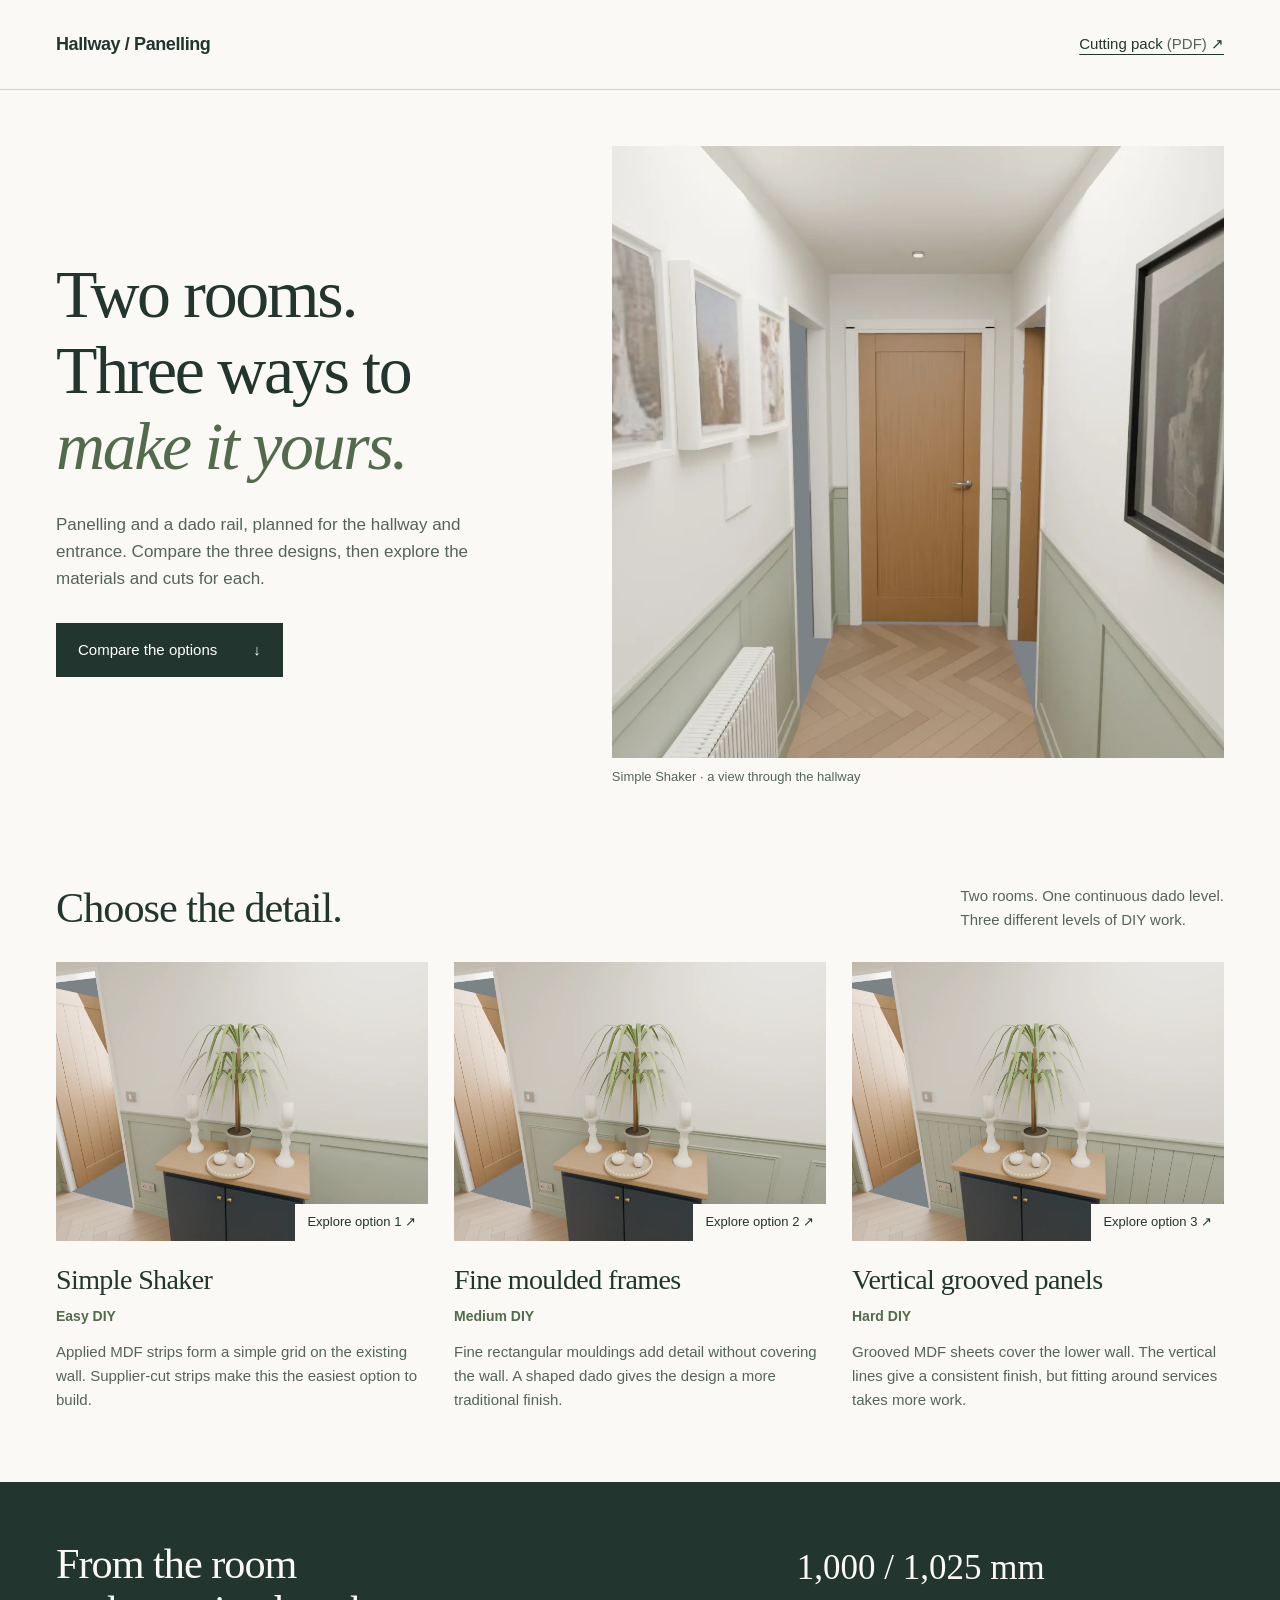
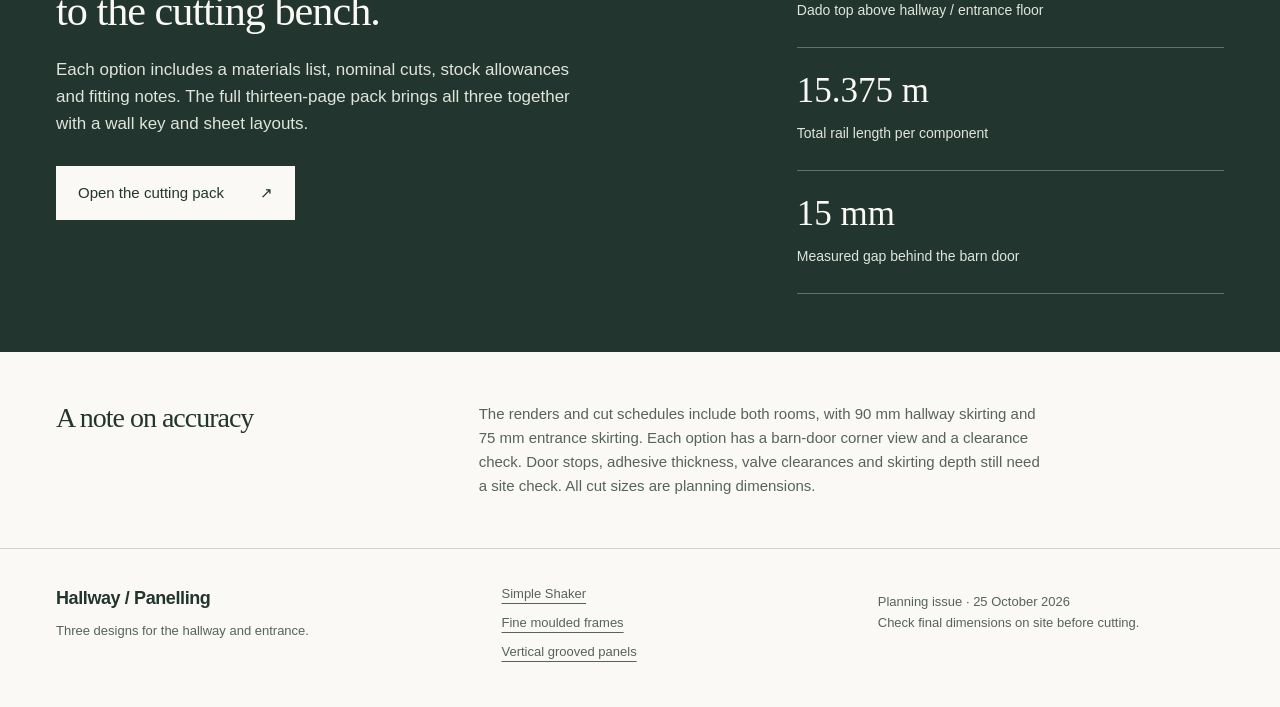
<file: index.html>
<!doctype html>
<html lang="en-GB"><head><meta charset="utf-8"><meta name="viewport" content="width=device-width,initial-scale=1"><title>Three options | Hallway panelling</title><meta name="description" content="Compare three hallway and entrance panelling designs with room renders, DIY ratings, materials and cutting schedules."><meta name="theme-color" content="#22352f"><link rel="stylesheet" href="assets/style.css"><script src="assets/gallery.js" defer></script></head>
<body><a class="skip" href="#main">Skip to content</a><header class="site-header"><a class="wordmark" href="./">Hallway / Panelling</a><a class="pack-link" href="assets/hallway-panelling-materials-and-cuts.pdf">Cutting pack <span>(PDF)</span> ↗</a></header><main id="main"><section class="intro"><div><h1>Two rooms.<br>Three ways to<br><em>make it yours.</em></h1><p>Panelling and a dado rail, planned for the hallway and entrance. Compare the three designs, then explore the materials and cuts for each.</p><a class="button" href="#options">Compare the options <span>↓</span></a></div><figure><img src="assets/shaker-hall.webp" alt="Towards the cupboard with simple shaker" width="1440" height="1080" loading="eager"><figcaption>Simple Shaker · a view through the hallway</figcaption></figure></section><section id="options" class="options"><div class="section-heading"><h2>Choose the detail.</h2><p>Two rooms. One continuous dado level.<br>Three different levels of DIY work.</p></div><div class="option-grid"><article class="option"><a class="image-link" href="shaker/"><img src="assets/shaker-cabinet.webp" alt="Cabinet wall with simple shaker" width="1440" height="1080" loading="lazy"><span class="image-label">Explore option 1 ↗</span></a><div class="option-heading"><h3><a href="shaker/">Simple Shaker</a></h3><span>Easy DIY</span></div><p>Applied MDF strips form a simple grid on the existing wall. Supplier-cut strips make this the easiest option to build.</p></article><article class="option"><a class="image-link" href="frames/"><img src="assets/frames-cabinet.webp" alt="Cabinet wall with fine moulded frames" width="1440" height="1080" loading="lazy"><span class="image-label">Explore option 2 ↗</span></a><div class="option-heading"><h3><a href="frames/">Fine moulded frames</a></h3><span>Medium DIY</span></div><p>Fine rectangular mouldings add detail without covering the wall. A shaped dado gives the design a more traditional finish.</p></article><article class="option"><a class="image-link" href="grooved/"><img src="assets/grooved-cabinet.webp" alt="Cabinet wall with vertical grooved panels" width="1440" height="1080" loading="lazy"><span class="image-label">Explore option 3 ↗</span></a><div class="option-heading"><h3><a href="grooved/">Vertical grooved panels</a></h3><span>Hard DIY</span></div><p>Grooved MDF sheets cover the lower wall. The vertical lines give a consistent finish, but fitting around services takes more work.</p></article></div></section><section class="planning"><div><h2>From the room<br>to the cutting bench.</h2><p>Each option includes a materials list, nominal cuts, stock allowances and fitting notes. The full thirteen-page pack brings all three together with a wall key and sheet layouts.</p><a class="button light" href="assets/hallway-panelling-materials-and-cuts.pdf">Open the cutting pack <span>↗</span></a></div><div class="planning-facts"><div><strong>1,000 / 1,025 mm</strong><span>Dado top above hallway / entrance floor</span></div><div><strong>15.375 m</strong><span>Total rail length per component</span></div><div><strong>15 mm</strong><span>Measured gap behind the barn door</span></div></div></section><aside class="site-note"><h2>A note on accuracy</h2><p>The renders and cut schedules include both rooms, with 90 mm hallway skirting and 75 mm entrance skirting. Each option has a barn-door corner view and a clearance check. Door stops, adhesive thickness, valve clearances and skirting depth still need a site check. All cut sizes are planning dimensions.</p></aside></main><footer><div><a class="wordmark" href="./">Hallway / Panelling</a><p>Three designs for the hallway and entrance.</p></div><nav aria-label="All options"><a href="shaker/">Simple Shaker</a><a href="frames/">Fine moulded frames</a><a href="grooved/">Vertical grooved panels</a></nav><p class="footer-note">Planning issue · 25 October 2026<br>Check final dimensions on site before cutting.</p></footer></body></html>
</file>
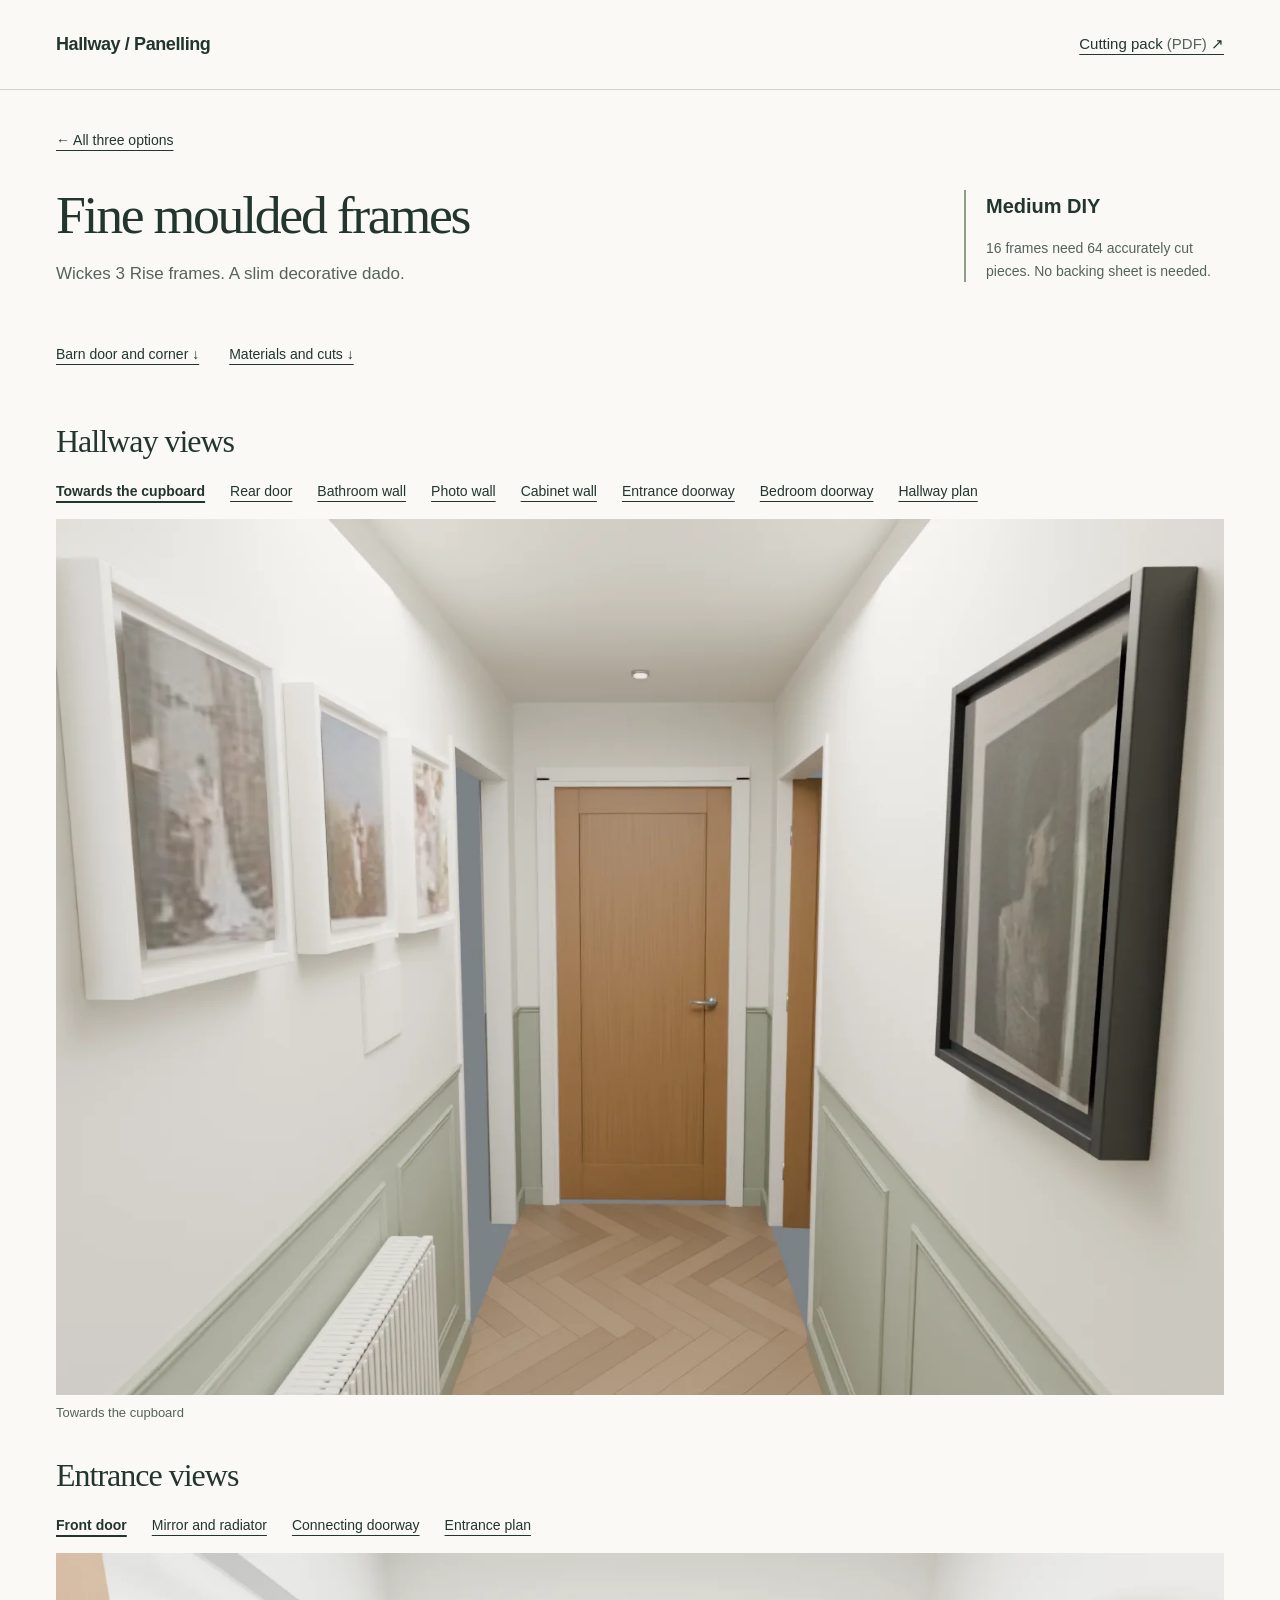
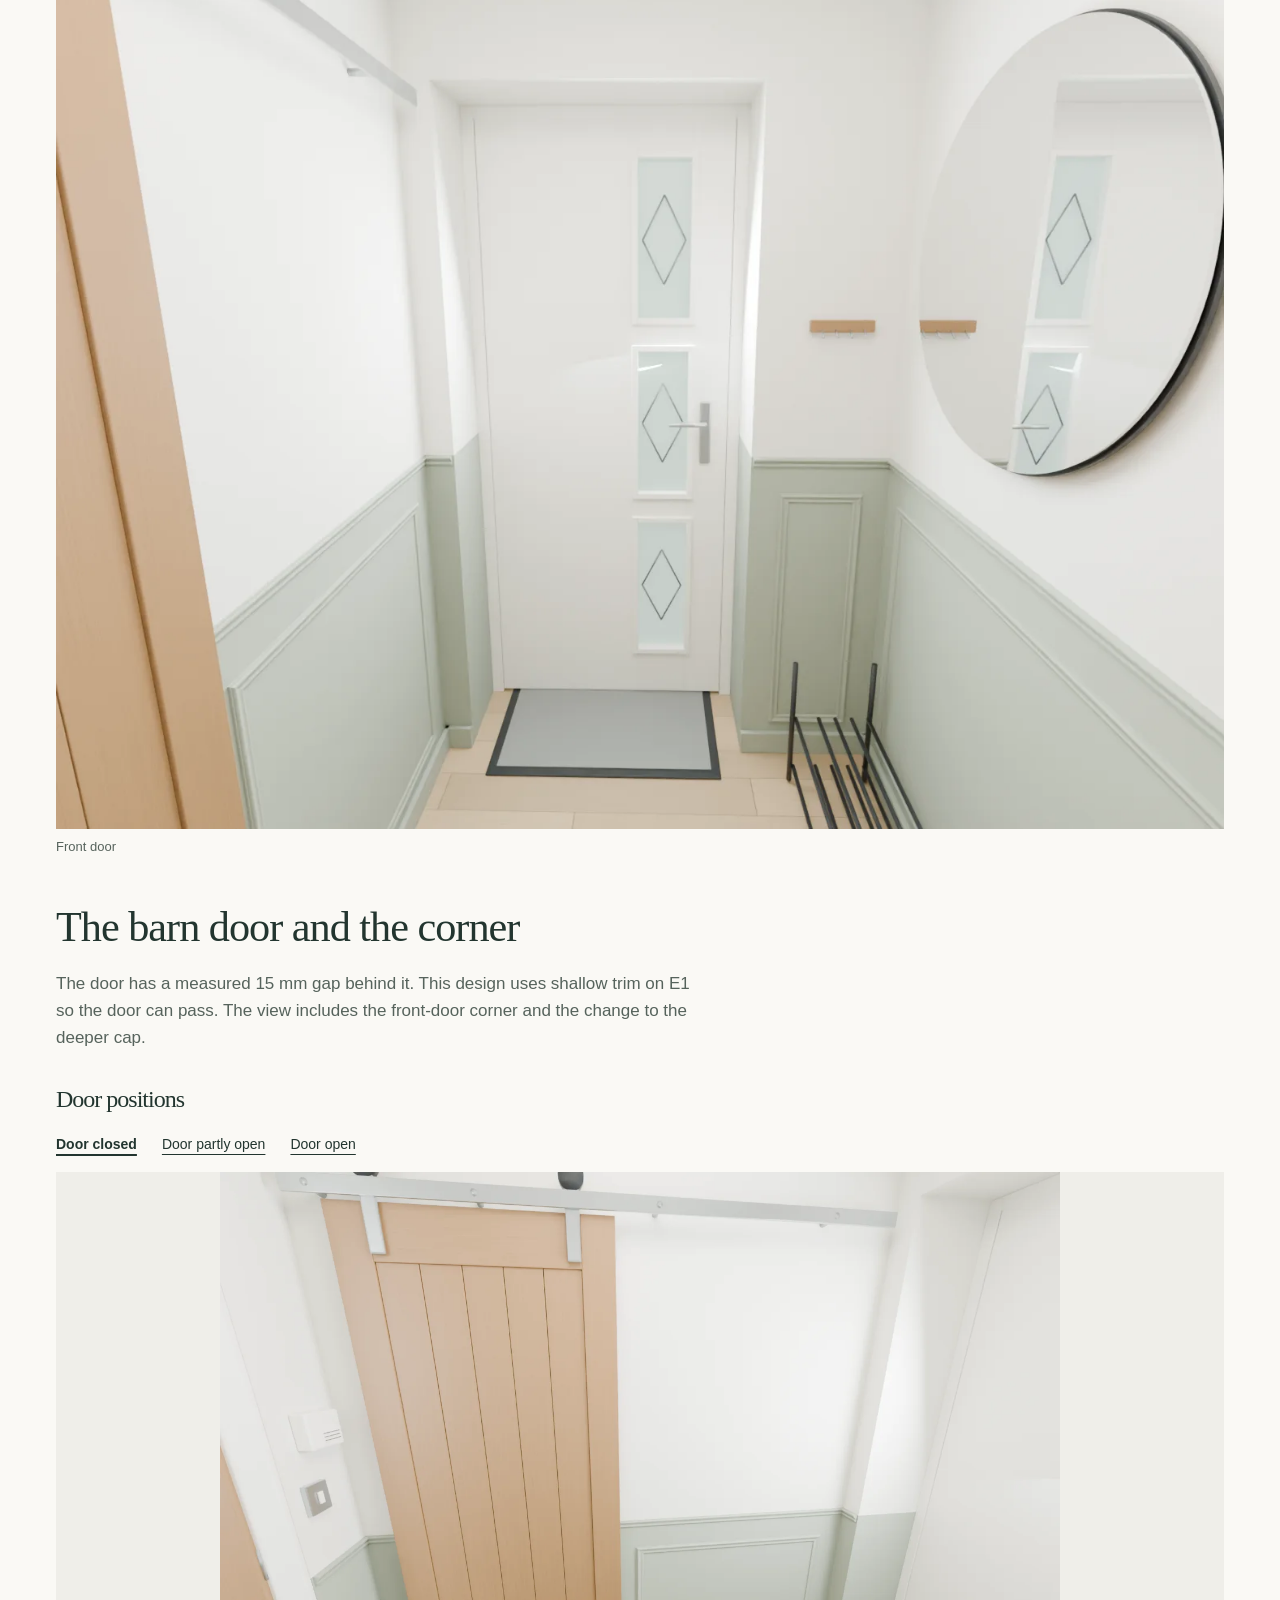
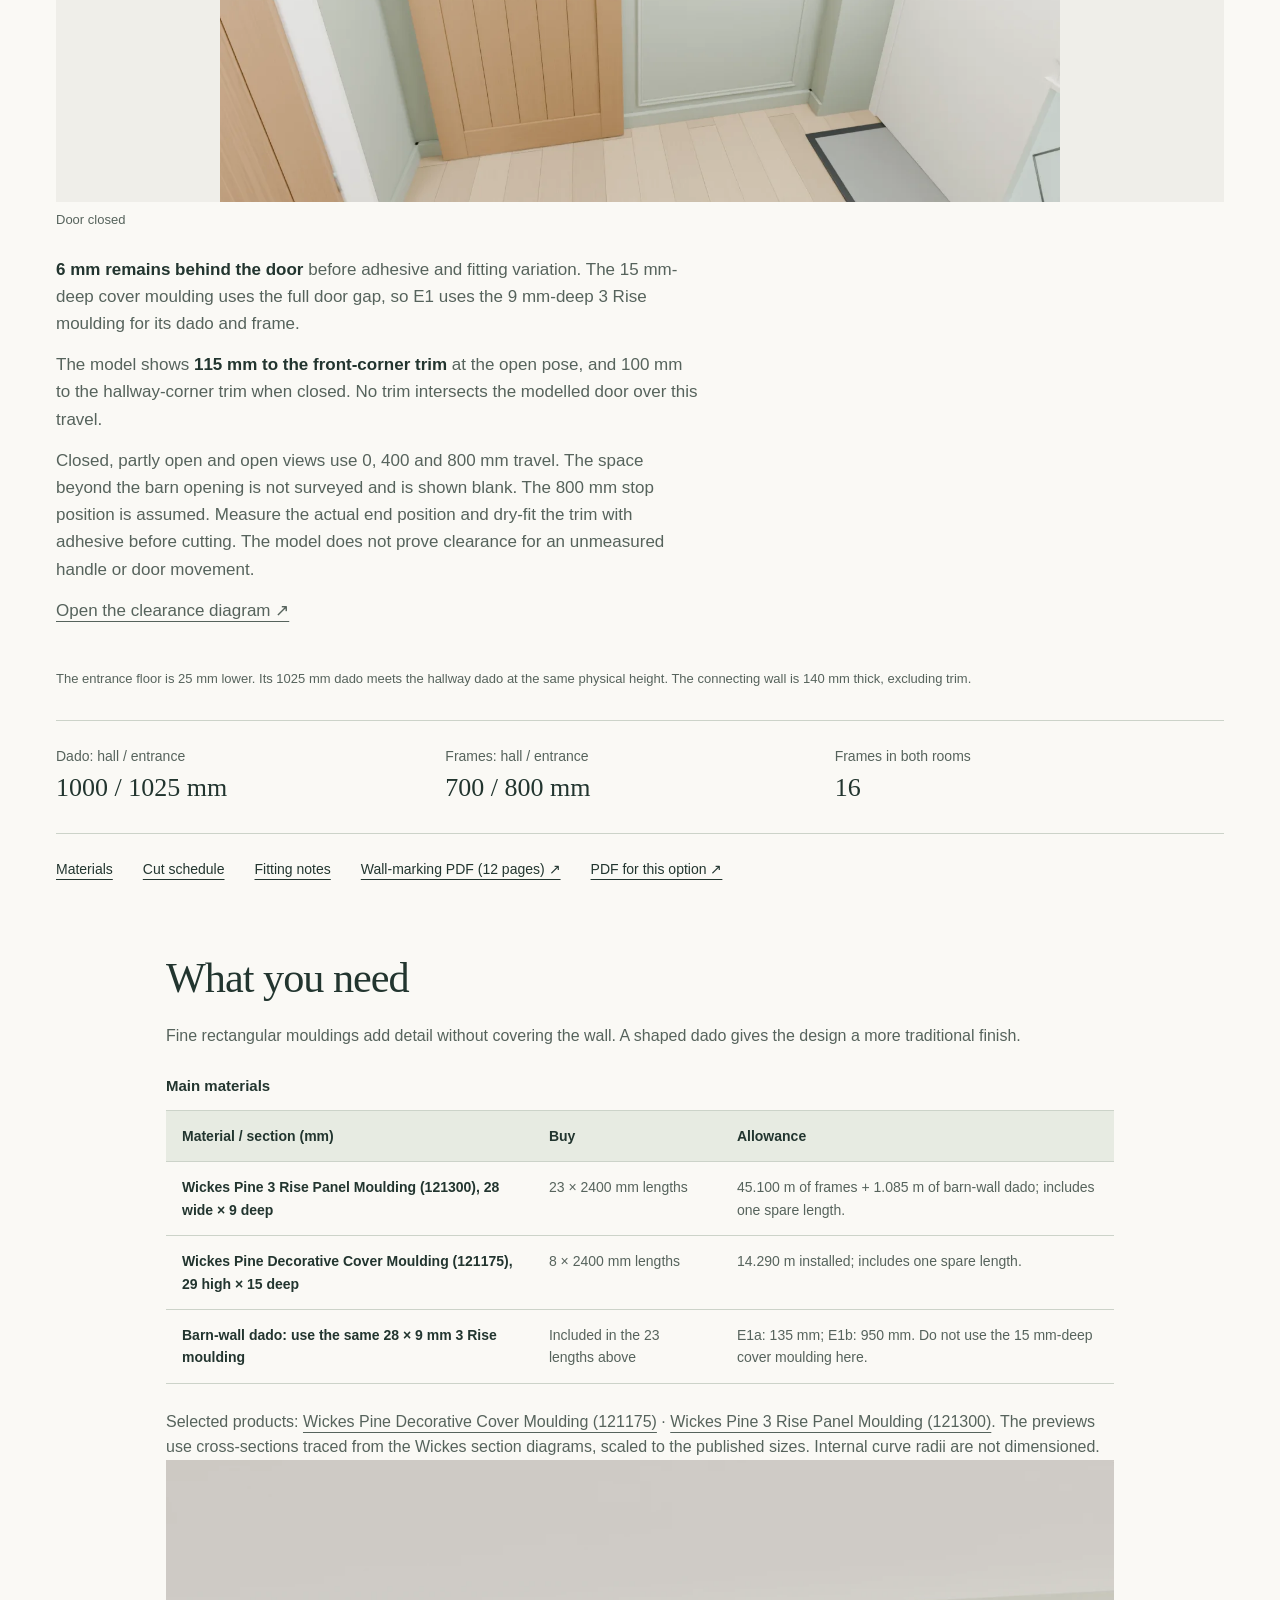
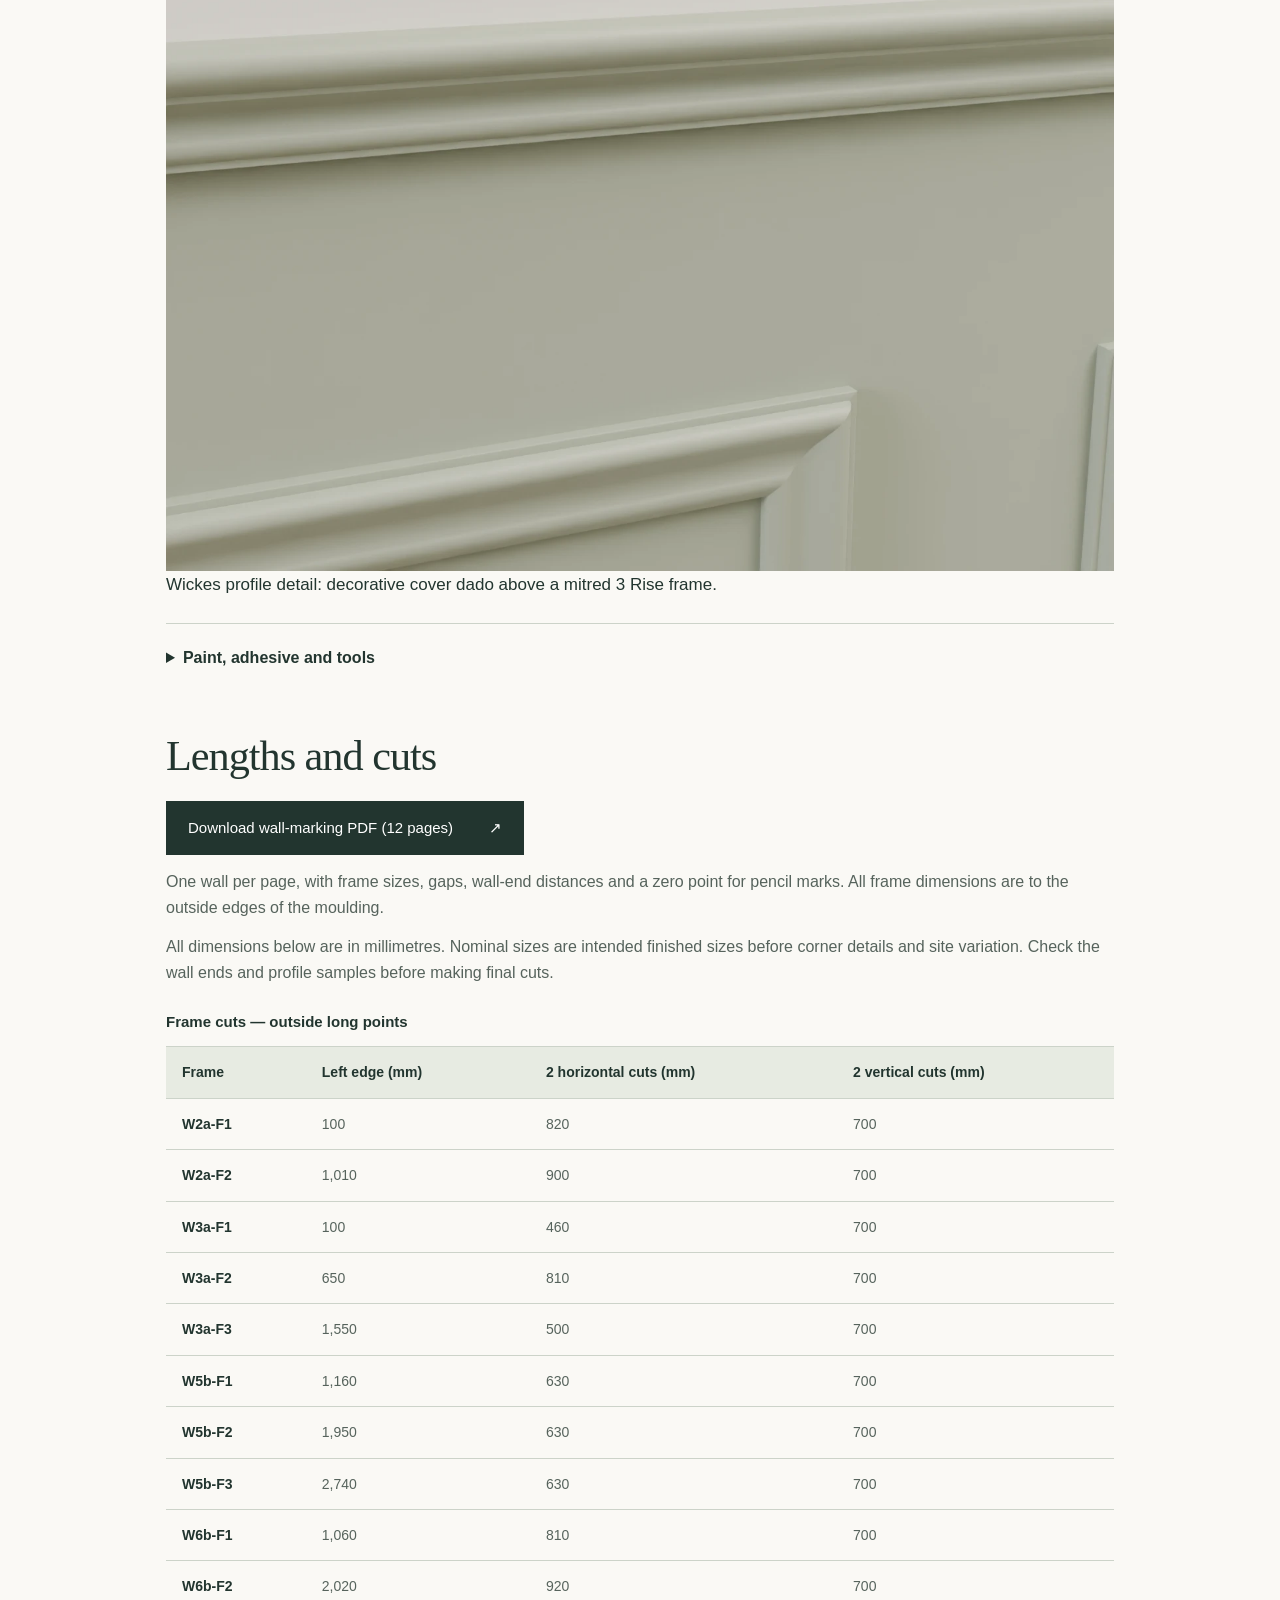
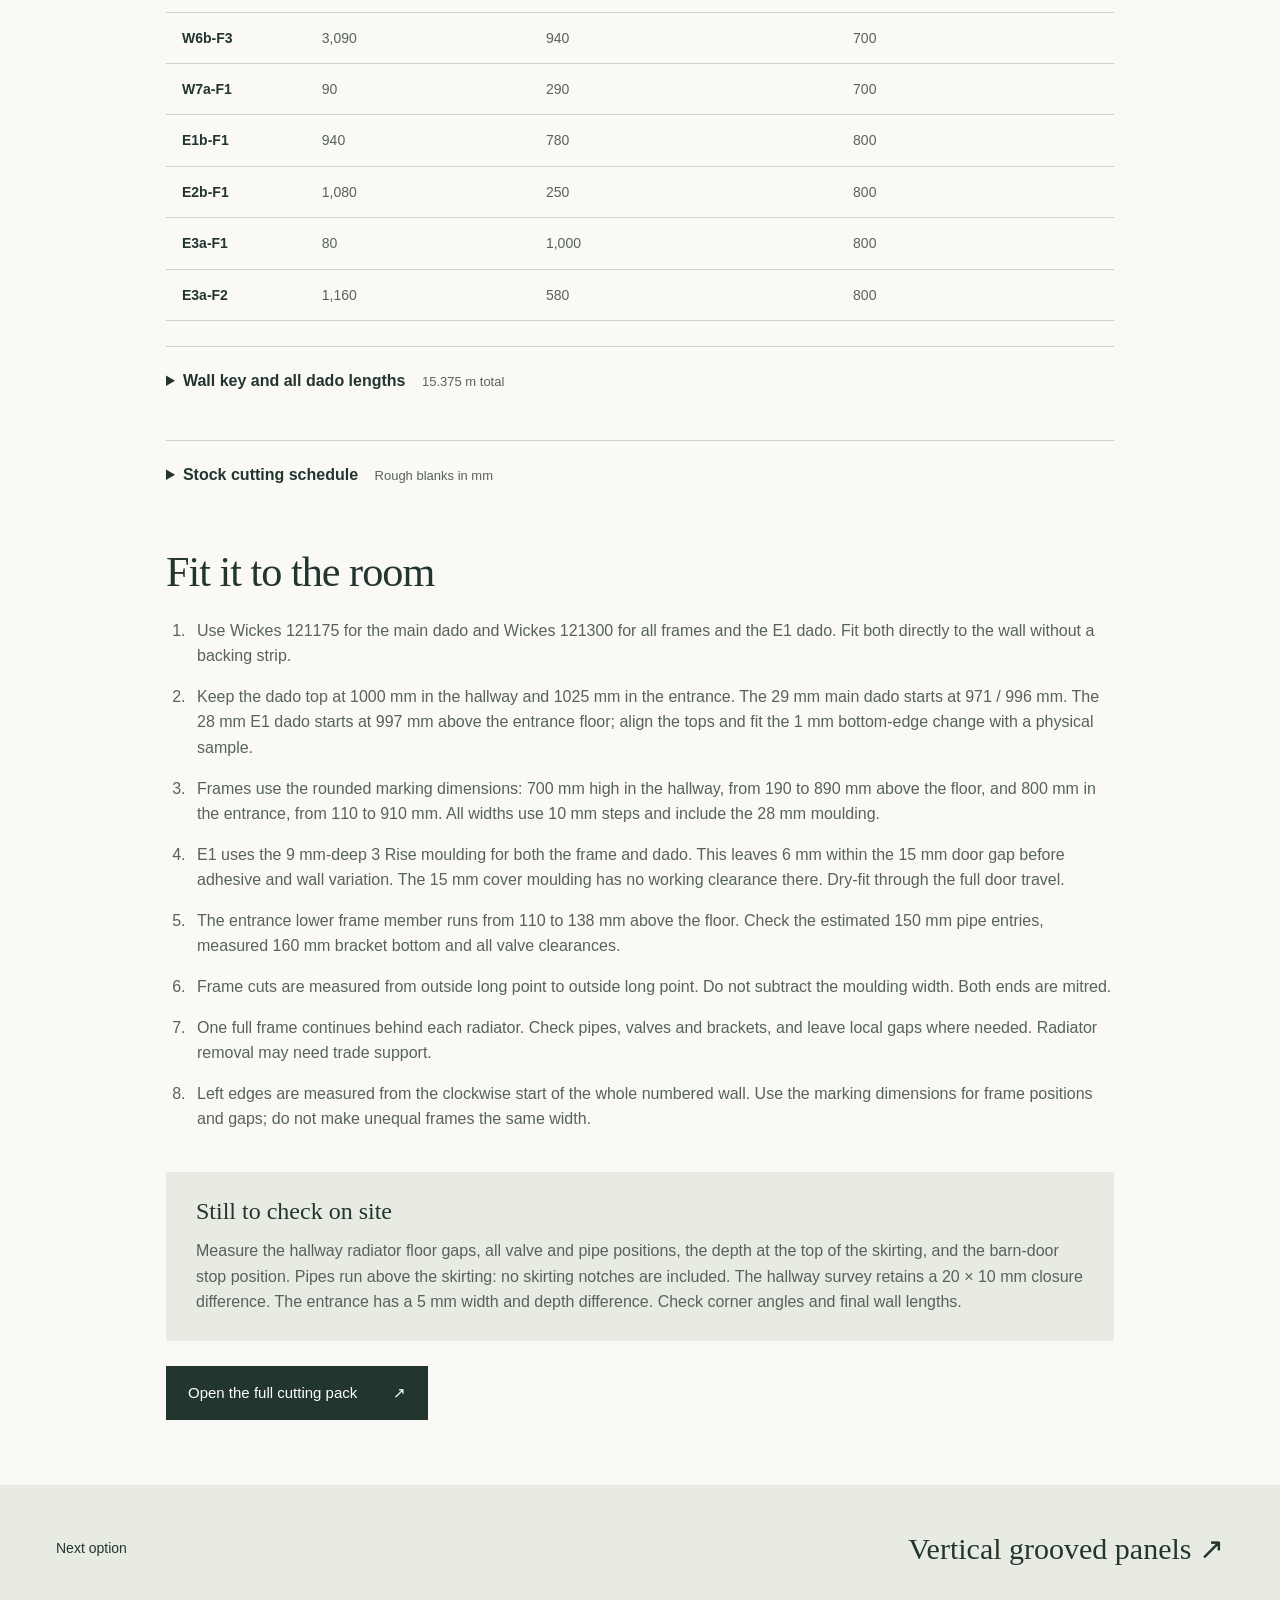
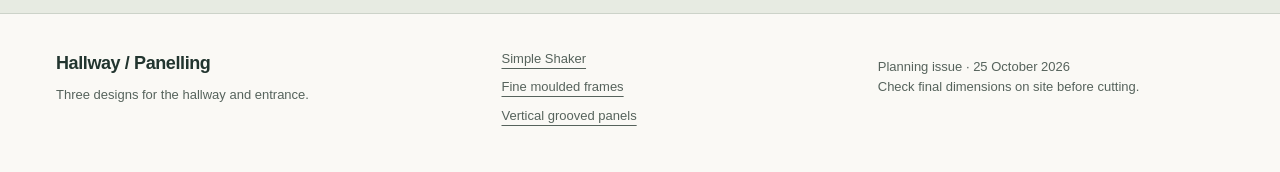
<file: frames/index.html>
<!doctype html>
<html lang="en-GB"><head><meta charset="utf-8"><meta name="viewport" content="width=device-width,initial-scale=1"><title>Fine moulded frames | Hallway panelling</title><meta name="description" content="Fine rectangular mouldings add detail without covering the wall. A shaped dado gives the design a more traditional finish."><meta name="theme-color" content="#22352f"><link rel="stylesheet" href="../assets/style.css"><script src="../assets/gallery.js" defer></script></head>
<body><a class="skip" href="#main">Skip to content</a><header class="site-header"><a class="wordmark" href="../">Hallway / Panelling</a><a class="pack-link" href="../assets/hallway-panelling-materials-and-cuts.pdf">Cutting pack <span>(PDF)</span> ↗</a></header><main id="main"><div class="page-title"><a class="back" href="../#options">← All three options</a><div class="title-row"><div><h1>Fine moulded frames</h1><p>Wickes 3 Rise frames. A slim decorative dado.</p></div><div class="difficulty"><strong>Medium DIY</strong><p>16 frames need 64 accurately cut pieces. No backing sheet is needed.</p></div></div></div><nav class="section-nav" aria-label="Preview sections"><a href="#barn-door">Barn door and corner ↓</a><a href="#materials">Materials and cuts ↓</a></nav><section class="gallery" aria-label="Hallway views"><h2>Hallway views</h2><nav class="gallery-nav" aria-label="Choose hallway views"><a href="#view-hall">Towards the cupboard</a><a href="#view-hallway-rear">Rear door</a><a href="#view-hallway-bathroom">Bathroom wall</a><a href="#view-hallway-photos">Photo wall</a><a href="#view-cabinet">Cabinet wall</a><a href="#view-hallway-entrance">Entrance doorway</a><a href="#view-hallway-bedroom">Bedroom doorway</a><a href="#view-overview">Hallway plan</a></nav><figure id="view-hall"><img src="../assets/frames-hall.webp" alt="Towards the cupboard with fine moulded frames" width="1440" height="1080" loading="eager"><figcaption>Towards the cupboard</figcaption></figure><figure id="view-hallway-rear"><img src="../assets/frames-hallway-rear.webp" alt="Rear door with fine moulded frames" width="1440" height="1080" loading="lazy"><figcaption>Rear door · Doors shown closed to make the wall visible.</figcaption></figure><figure id="view-hallway-bathroom"><img src="../assets/frames-hallway-bathroom.webp" alt="Bathroom wall with fine moulded frames" width="1440" height="1080" loading="lazy"><figcaption>Bathroom wall · Doors shown closed to make the wall visible.</figcaption></figure><figure id="view-hallway-photos"><img src="../assets/frames-hallway-photos.webp" alt="Photo wall with fine moulded frames" width="1440" height="1080" loading="lazy"><figcaption>Photo wall · Doors shown closed to make the wall visible.</figcaption></figure><figure id="view-cabinet"><img src="../assets/frames-cabinet.webp" alt="Cabinet wall with fine moulded frames" width="1440" height="1080" loading="lazy"><figcaption>Cabinet wall</figcaption></figure><figure id="view-hallway-entrance"><img src="../assets/frames-hallway-entrance.webp" alt="Entrance doorway with fine moulded frames" width="1440" height="1080" loading="lazy"><figcaption>Entrance doorway · Doors shown closed to make the wall visible.</figcaption></figure><figure id="view-hallway-bedroom"><img src="../assets/frames-hallway-bedroom.webp" alt="Bedroom doorway with fine moulded frames" width="1440" height="1080" loading="lazy"><figcaption>Bedroom doorway · Doors shown closed to make the wall visible.</figcaption></figure><figure id="view-overview"><img src="../assets/frames-overview.webp" alt="Hallway plan with fine moulded frames" width="1440" height="1080" loading="lazy"><figcaption>Hallway plan</figcaption></figure></section><section class="gallery" aria-label="Entrance views"><h2>Entrance views</h2><nav class="gallery-nav" aria-label="Choose entrance views"><a href="#view-entrance-front">Front door</a><a href="#view-entrance-mirror">Mirror and radiator</a><a href="#view-entrance-hall">Connecting doorway</a><a href="#view-entrance-overview">Entrance plan</a></nav><figure id="view-entrance-front"><img src="../assets/frames-entrance-front.webp" alt="Front door with fine moulded frames" width="1440" height="1080" loading="eager"><figcaption>Front door</figcaption></figure><figure id="view-entrance-mirror"><img src="../assets/frames-entrance-mirror.webp" alt="Mirror and radiator with fine moulded frames" width="1440" height="1080" loading="lazy"><figcaption>Mirror and radiator</figcaption></figure><figure id="view-entrance-hall"><img src="../assets/frames-entrance-hall.webp" alt="Connecting doorway with fine moulded frames" width="1440" height="1080" loading="lazy"><figcaption>Connecting doorway</figcaption></figure><figure id="view-entrance-overview"><img src="../assets/frames-entrance-overview.webp" alt="Entrance plan with fine moulded frames" width="1440" height="1080" loading="lazy"><figcaption>Entrance plan</figcaption></figure></section><section id="barn-door" class="barn-check"><h2>The barn door and the corner</h2><p>The door has a measured 15 mm gap behind it. This design uses shallow trim on E1 so the door can pass. The view includes the front-door corner and the change to the deeper cap.</p><section class="gallery" aria-label="Door positions"><h2>Door positions</h2><nav class="gallery-nav" aria-label="Choose door positions"><a href="#view-barn-closed">Door closed</a><a href="#view-barn-part-open">Door partly open</a><a href="#view-barn-open">Door open</a></nav><figure id="view-barn-closed"><img src="../assets/frames-barn-closed.webp" alt="Door closed with fine moulded frames" width="1440" height="1080" loading="eager"><figcaption>Door closed</figcaption></figure><figure id="view-barn-part-open"><img src="../assets/frames-barn-part-open.webp" alt="Door partly open with fine moulded frames" width="1440" height="1080" loading="lazy"><figcaption>Door partly open</figcaption></figure><figure id="view-barn-open"><img src="../assets/frames-barn-open.webp" alt="Door open with fine moulded frames" width="1440" height="1080" loading="lazy"><figcaption>Door open</figcaption></figure></section><div class="clearance-notes"><p><strong>6 mm remains behind the door</strong> before adhesive and fitting variation. The 15 mm-deep cover moulding uses the full door gap, so E1 uses the 9 mm-deep 3 Rise moulding for its dado and frame.</p><p>The model shows <strong>115 mm to the front-corner trim</strong> at the open pose, and 100 mm to the hallway-corner trim when closed. No trim intersects the modelled door over this travel.</p><p>Closed, partly open and open views use 0, 400 and 800 mm travel. The space beyond the barn opening is not surveyed and is shown blank. The 800 mm stop position is assumed. Measure the actual end position and dry-fit the trim with adhesive before cutting. The model does not prove clearance for an unmeasured handle or door movement.</p><p><a href="../assets/barn-clearance.svg">Open the clearance diagram ↗</a></p></div></section><p class="preview-note">The entrance floor is 25 mm lower. Its 1025 mm dado meets the hallway dado at the same physical height. The connecting wall is 140 mm thick, excluding trim.</p><div class="dimension-strip"><div><span>Dado: hall / entrance</span><strong>1000 / 1025 mm</strong></div><div><span>Frames: hall / entrance</span><strong>700 / 800 mm</strong></div><div><span>Frames in both rooms</span><strong>16</strong></div></div><nav class="section-nav" aria-label="On this page"><a href="#materials">Materials</a><a href="#cuts">Cut schedule</a><a href="#fitting">Fitting notes</a><a href="../assets/fine-moulded-frames-wall-marking-pack.pdf">Wall-marking PDF (12 pages) ↗</a><a href="../assets/hallway-panelling-materials-and-cuts.pdf#page=7">PDF for this option ↗</a></nav><div class="document"><section id="materials"><h2>What you need</h2><p>Fine rectangular mouldings add detail without covering the wall. A shaped dado gives the design a more traditional finish.</p><div class="table-scroll" tabindex="0" role="region" aria-label="Main materials"><table><caption>Main materials</caption><thead><tr><th scope="col">Material / section (mm)</th><th scope="col">Buy</th><th scope="col">Allowance</th></tr></thead><tbody><tr><td>Wickes Pine 3 Rise Panel Moulding (121300), 28 wide × 9 deep</td><td>23 × 2400 mm lengths</td><td>45.100 m of frames + 1.085 m of barn-wall dado; includes one spare length.</td></tr><tr><td>Wickes Pine Decorative Cover Moulding (121175), 29 high × 15 deep</td><td>8 × 2400 mm lengths</td><td>14.290 m installed; includes one spare length.</td></tr><tr><td>Barn-wall dado: use the same 28 × 9 mm 3 Rise moulding</td><td>Included in the 23 lengths above</td><td>E1a: 135 mm; E1b: 950 mm. Do not use the 15 mm-deep cover moulding here.</td></tr></tbody></table></div><p>Selected products: <a href="https://www.wickes.co.uk/Wickes-Pine-Decorative-Cover-Moulding---29-x-15-x-2400mm/p/121175">Wickes Pine Decorative Cover Moulding (121175)</a> · <a href="https://www.wickes.co.uk/Wickes-Pine-3-Rise-Panel-Moulding---28-x-9-x-2400mm/p/121300">Wickes Pine 3 Rise Panel Moulding (121300)</a>. The previews use cross-sections traced from the Wickes section diagrams, scaled to the published sizes. Internal curve radii are not dimensioned.</p><figure><img src="../assets/frames-profiles.webp" alt="Close view of the curved Wickes dado and mitred 3 Rise frame moulding" width="1440" height="1080" loading="lazy"><figcaption>Wickes profile detail: decorative cover dado above a mitred 3 Rise frame.</figcaption></figure><details><summary>Paint, adhesive and tools</summary><div class="detail-body"><div class="table-scroll" tabindex="0" role="region" aria-label="Consumables"><table><caption>Consumables</caption><thead><tr><th scope="col">Supply</th><th scope="col">Planning allowance</th></tr></thead><tbody><tr><td>Construction adhesive, 290–310 ml</td><td>7–9 cartridges</td></tr><tr><td>Decorators caulk</td><td>3–4 cartridges</td></tr><tr><td>Fine filler</td><td>1 small tub</td></tr><tr><td>MDF / timber primer</td><td>1.5 litres</td></tr><tr><td>Coloured topcoat, two coats</td><td>About 4.1 litres</td></tr><tr><td>Other supplies</td><td>Abrasives, masking tape, dust sheets and suitable temporary fixings</td></tr></tbody></table></div><p>Coverage depends on the product and wall condition. The paint allowance uses about 17 m², two coats at 10 m² per litre and 20% extra. Use compatible wall and trim finishes. Tools include a tape, level, square, saw, mitre guide, adhesive gun and sanding tools; grooved sheets also need a guided saw and cutout templates.</p></div></details></section><section id="cuts"><h2>Lengths and cuts</h2><p><a class="button" href="../assets/fine-moulded-frames-wall-marking-pack.pdf">Download wall-marking PDF (12 pages) <span>↗</span></a></p><p>One wall per page, with frame sizes, gaps, wall-end distances and a zero point for pencil marks. All frame dimensions are to the outside edges of the moulding.</p><p>All dimensions below are in millimetres. Nominal sizes are intended finished sizes before corner details and site variation. Check the wall ends and profile samples before making final cuts.</p><div class="table-scroll" tabindex="0" role="region" aria-label="Frame cuts — outside long points"><table><caption>Frame cuts — outside long points</caption><thead><tr><th scope="col">Frame</th><th scope="col">Left edge (mm)</th><th scope="col">2 horizontal cuts (mm)</th><th scope="col">2 vertical cuts (mm)</th></tr></thead><tbody><tr><td>W2a-F1</td><td>100</td><td>820</td><td>700</td></tr><tr><td>W2a-F2</td><td>1,010</td><td>900</td><td>700</td></tr><tr><td>W3a-F1</td><td>100</td><td>460</td><td>700</td></tr><tr><td>W3a-F2</td><td>650</td><td>810</td><td>700</td></tr><tr><td>W3a-F3</td><td>1,550</td><td>500</td><td>700</td></tr><tr><td>W5b-F1</td><td>1,160</td><td>630</td><td>700</td></tr><tr><td>W5b-F2</td><td>1,950</td><td>630</td><td>700</td></tr><tr><td>W5b-F3</td><td>2,740</td><td>630</td><td>700</td></tr><tr><td>W6b-F1</td><td>1,060</td><td>810</td><td>700</td></tr><tr><td>W6b-F2</td><td>2,020</td><td>920</td><td>700</td></tr><tr><td>W6b-F3</td><td>3,090</td><td>940</td><td>700</td></tr><tr><td>W7a-F1</td><td>90</td><td>290</td><td>700</td></tr><tr><td>E1b-F1</td><td>940</td><td>780</td><td>800</td></tr><tr><td>E2b-F1</td><td>1,080</td><td>250</td><td>800</td></tr><tr><td>E3a-F1</td><td>80</td><td>1,000</td><td>800</td></tr><tr><td>E3a-F2</td><td>1,160</td><td>580</td><td>800</td></tr></tbody></table></div><details><summary>Wall key and all dado lengths <span>15.375 m total</span></summary><div class="detail-body"><p>All three options use these 20 wall-face runs across both rooms. Apply the schedule once for each continuous rail or cap part. W1 is the rear door and has no rail.</p><img class="wall-key" src="../assets/wall-key.svg" alt="Numbered hallway walls, from W1 at the rear door clockwise to W8 at the rear recess" width="650" height="560"><img class="wall-key" src="../assets/entrance-wall-key.svg" alt="Entrance wall key: E1 barn wall, E2 front door, E3 mirror wall, E4 connecting doorway" width="650" height="560"><div class="table-scroll" tabindex="0" role="region" aria-label="Nominal rail lengths"><table><caption>Nominal rail lengths</caption><thead><tr><th scope="col">Run</th><th scope="col">Wall section</th><th scope="col">Length (mm)</th></tr></thead><tbody><tr><td>W2a</td><td>Bathroom wall</td><td>2,000</td></tr><tr><td>W2b</td><td>Bathroom wall</td><td>220</td></tr><tr><td>W3a</td><td>Wedding-photo wall</td><td>2,145</td></tr><tr><td>W3b</td><td>Wedding-photo wall</td><td>190</td></tr><tr><td>W4a</td><td>Storage wall</td><td>107.5</td></tr><tr><td>W4b</td><td>Storage wall</td><td>107.5</td></tr><tr><td>W5a</td><td>Entrance and spare-bedroom wall</td><td>190</td></tr><tr><td>W5b</td><td>Entrance and spare-bedroom wall</td><td>2,380</td></tr><tr><td>W5c</td><td>Entrance and spare-bedroom wall</td><td>235</td></tr><tr><td>W6a</td><td>Kitchen and cabinet wall</td><td>110</td></tr><tr><td>W6b</td><td>Kitchen and cabinet wall</td><td>3,120</td></tr><tr><td>W7a</td><td>Rear boxing face</td><td>460</td></tr><tr><td>W8a</td><td>Rear recess return</td><td>180</td></tr><tr><td>E1a</td><td>Entrance barn wall</td><td>135</td></tr><tr><td>E1b</td><td>Entrance barn wall</td><td>950</td></tr><tr><td>E2a</td><td>Entrance front wall</td><td>90</td></tr><tr><td>E2b</td><td>Entrance front wall</td><td>420</td></tr><tr><td>E3a</td><td>Entrance mirror wall</td><td>1,800</td></tr><tr><td>E4a</td><td>Entrance connecting wall</td><td>260</td></tr><tr><td>E4b</td><td>Entrance connecting wall</td><td>275</td></tr></tbody></table></div><p>W4a and W4b assume the 990 mm storage frame is centred in the 1205 mm end wall. The 3120 mm W6b run needs a joint; allow two 1560 mm nominal pieces. For the 2400 mm shaped dado and grooved-panel caps, also split W5b (2380 mm) into two 1190 mm nominal pieces. This keeps the 30 mm trimming allowance. The Shaker top rails still use 2440 mm MDF strips; its standard cap uses the separate 10 mm allowance.</p></div></details><details><summary>Stock cutting schedule <span>Rough blanks in mm</span></summary><div class="detail-body"><p>These blanks include trimming allowance. They are not the final cut sizes. Keep every piece labelled. The schedule allows 3 mm saw loss per cut.</p><div class="table-scroll" tabindex="0" role="region" aria-label="Wickes 121300: frames + E1 dado — 2400 mm stock"><table><caption>Wickes 121300: frames + E1 dado — 2400 mm stock</caption><thead><tr><th scope="col">Stock / row</th><th scope="col">Blank labels and lengths (mm)</th><th scope="col">Left over (mm)</th></tr></thead><tbody><tr><td>1</td><td>E3a-F1H1: 1,030 + E3a-F1H2: 1,030 + W7a-F1H1: 320</td><td>1</td></tr><tr><td>2</td><td>E1b-D: 980 + W6b-F3H1: 970 + W7a-F1H2: 320</td><td>111</td></tr><tr><td>3</td><td>W6b-F3H2: 970 + W6b-F2H1: 950 + E2b-F1H1: 280 + E1a-D: 165</td><td>13</td></tr><tr><td>4</td><td>W6b-F2H2: 950 + W2a-F2H1: 930 + W3a-F1H1: 490</td><td>11</td></tr><tr><td>5</td><td>W2a-F2H2: 930 + W2a-F1H1: 850 + W3a-F3H1: 530</td><td>71</td></tr><tr><td>6</td><td>W2a-F1H2: 850 + W3a-F2H1: 840 + W5b-F1H1: 660</td><td>31</td></tr><tr><td>7</td><td>W3a-F2H2: 840 + W6b-F1H1: 840 + W5b-F1H2: 660</td><td>41</td></tr><tr><td>8</td><td>W6b-F1H2: 840 + E1b-F1V1: 830 + W5b-F2H1: 660</td><td>51</td></tr><tr><td>9</td><td>E1b-F1V2: 830 + E2b-F1V1: 830 + W5b-F2H2: 660</td><td>61</td></tr><tr><td>10</td><td>E2b-F1V2: 830 + E3a-F1V1: 830 + W5b-F3H1: 660</td><td>61</td></tr><tr><td>11</td><td>E3a-F1V2: 830 + E3a-F2V1: 830 + W5b-F3H2: 660</td><td>61</td></tr><tr><td>12</td><td>E3a-F2V2: 830 + E1b-F1H1: 810 + W2a-F1V1: 730</td><td>11</td></tr><tr><td>13</td><td>E1b-F1H2: 810 + W2a-F1V2: 730 + W2a-F2V1: 730</td><td>111</td></tr><tr><td>14</td><td>W2a-F2V2: 730 + W3a-F1V1: 730 + W3a-F1V2: 730</td><td>191</td></tr><tr><td>15</td><td>W3a-F2V1: 730 + W3a-F2V2: 730 + W3a-F3V1: 730</td><td>191</td></tr><tr><td>16</td><td>W3a-F3V2: 730 + W5b-F1V1: 730 + W5b-F1V2: 730</td><td>191</td></tr><tr><td>17</td><td>W5b-F2V1: 730 + W5b-F2V2: 730 + W5b-F3V1: 730</td><td>191</td></tr><tr><td>18</td><td>W5b-F3V2: 730 + W6b-F1V1: 730 + W6b-F1V2: 730</td><td>191</td></tr><tr><td>19</td><td>W6b-F2V1: 730 + W6b-F2V2: 730 + W6b-F3V1: 730</td><td>191</td></tr><tr><td>20</td><td>W6b-F3V2: 730 + W7a-F1V1: 730 + W7a-F1V2: 730</td><td>191</td></tr><tr><td>21</td><td>E3a-F2H1: 610 + E3a-F2H2: 610 + W3a-F3H2: 530 + W3a-F1H2: 490</td><td>138</td></tr><tr><td>22</td><td>E2b-F1H2: 280</td><td>2,107</td></tr></tbody></table></div><div class="table-scroll" tabindex="0" role="region" aria-label="Wickes 121175: main dado — 2400 mm stock"><table><caption>Wickes 121175: main dado — 2400 mm stock</caption><thead><tr><th scope="col">Stock / row</th><th scope="col">Blank labels and lengths (mm)</th><th scope="col">Left over (mm)</th></tr></thead><tbody><tr><td>1</td><td>W3a: 2,175 + W6a: 140</td><td>69</td></tr><tr><td>2</td><td>W2a: 2,030 + E4b: 305</td><td>49</td></tr><tr><td>3</td><td>E3a: 1,830 + W7a: 490</td><td>64</td></tr><tr><td>4</td><td>W6b-1: 1,590 + E2b: 450 + E4a: 290</td><td>51</td></tr><tr><td>5</td><td>W6b-2: 1,590 + W5c: 265 + W2b: 250 + W3b: 220</td><td>53</td></tr><tr><td>6</td><td>W5b-1: 1,220 + W5a: 220 + W8a: 210 + W4a: 138 + W4b: 138 + E2a: 120</td><td>326</td></tr><tr><td>7</td><td>W5b-2: 1,220</td><td>1,167</td></tr></tbody></table></div><p>Linear MDF, mould and dado blanks allow 30 mm extra per piece and 10 mm stock-end trimming. Only the standard Shaker cap schedule allows 10 mm extra per piece and 5 mm stock-end trimming. Check stock lengths first and use the spare if needed. Corner projections and actual wall angles set the final end cuts.</p></div></details></section><section id="fitting"><h2>Fit it to the room</h2><ol class="fitting-list"><li>Use Wickes 121175 for the main dado and Wickes 121300 for all frames and the E1 dado. Fit both directly to the wall without a backing strip.</li><li>Keep the dado top at 1000 mm in the hallway and 1025 mm in the entrance. The 29 mm main dado starts at 971 / 996 mm. The 28 mm E1 dado starts at 997 mm above the entrance floor; align the tops and fit the 1 mm bottom-edge change with a physical sample.</li><li>Frames use the rounded marking dimensions: 700 mm high in the hallway, from 190 to 890 mm above the floor, and 800 mm in the entrance, from 110 to 910 mm. All widths use 10 mm steps and include the 28 mm moulding.</li><li>E1 uses the 9 mm-deep 3 Rise moulding for both the frame and dado. This leaves 6 mm within the 15 mm door gap before adhesive and wall variation. The 15 mm cover moulding has no working clearance there. Dry-fit through the full door travel.</li><li>The entrance lower frame member runs from 110 to 138 mm above the floor. Check the estimated 150 mm pipe entries, measured 160 mm bracket bottom and all valve clearances.</li><li>Frame cuts are measured from outside long point to outside long point. Do not subtract the moulding width. Both ends are mitred.</li><li>One full frame continues behind each radiator. Check pipes, valves and brackets, and leave local gaps where needed. Radiator removal may need trade support.</li><li>Left edges are measured from the clockwise start of the whole numbered wall. Use the marking dimensions for frame positions and gaps; do not make unequal frames the same width.</li></ol><aside class="check"><h3>Still to check on site</h3><p>Measure the hallway radiator floor gaps, all valve and pipe positions, the depth at the top of the skirting, and the barn-door stop position. Pipes run above the skirting: no skirting notches are included. The hallway survey retains a 20 × 10 mm closure difference. The entrance has a 5 mm width and depth difference. Check corner angles and final wall lengths.</p></aside><a class="button" href="../assets/hallway-panelling-materials-and-cuts.pdf#page=7">Open the full cutting pack <span>↗</span></a></section></div><a class="next-option" href="../grooved/"><span>Next option</span><strong>Vertical grooved panels ↗</strong></a></main><footer><div><a class="wordmark" href="../">Hallway / Panelling</a><p>Three designs for the hallway and entrance.</p></div><nav aria-label="All options"><a href="../shaker/">Simple Shaker</a><a href="../frames/" aria-current="page">Fine moulded frames</a><a href="../grooved/">Vertical grooved panels</a></nav><p class="footer-note">Planning issue · 25 October 2026<br>Check final dimensions on site before cutting.</p></footer></body></html>
</file>
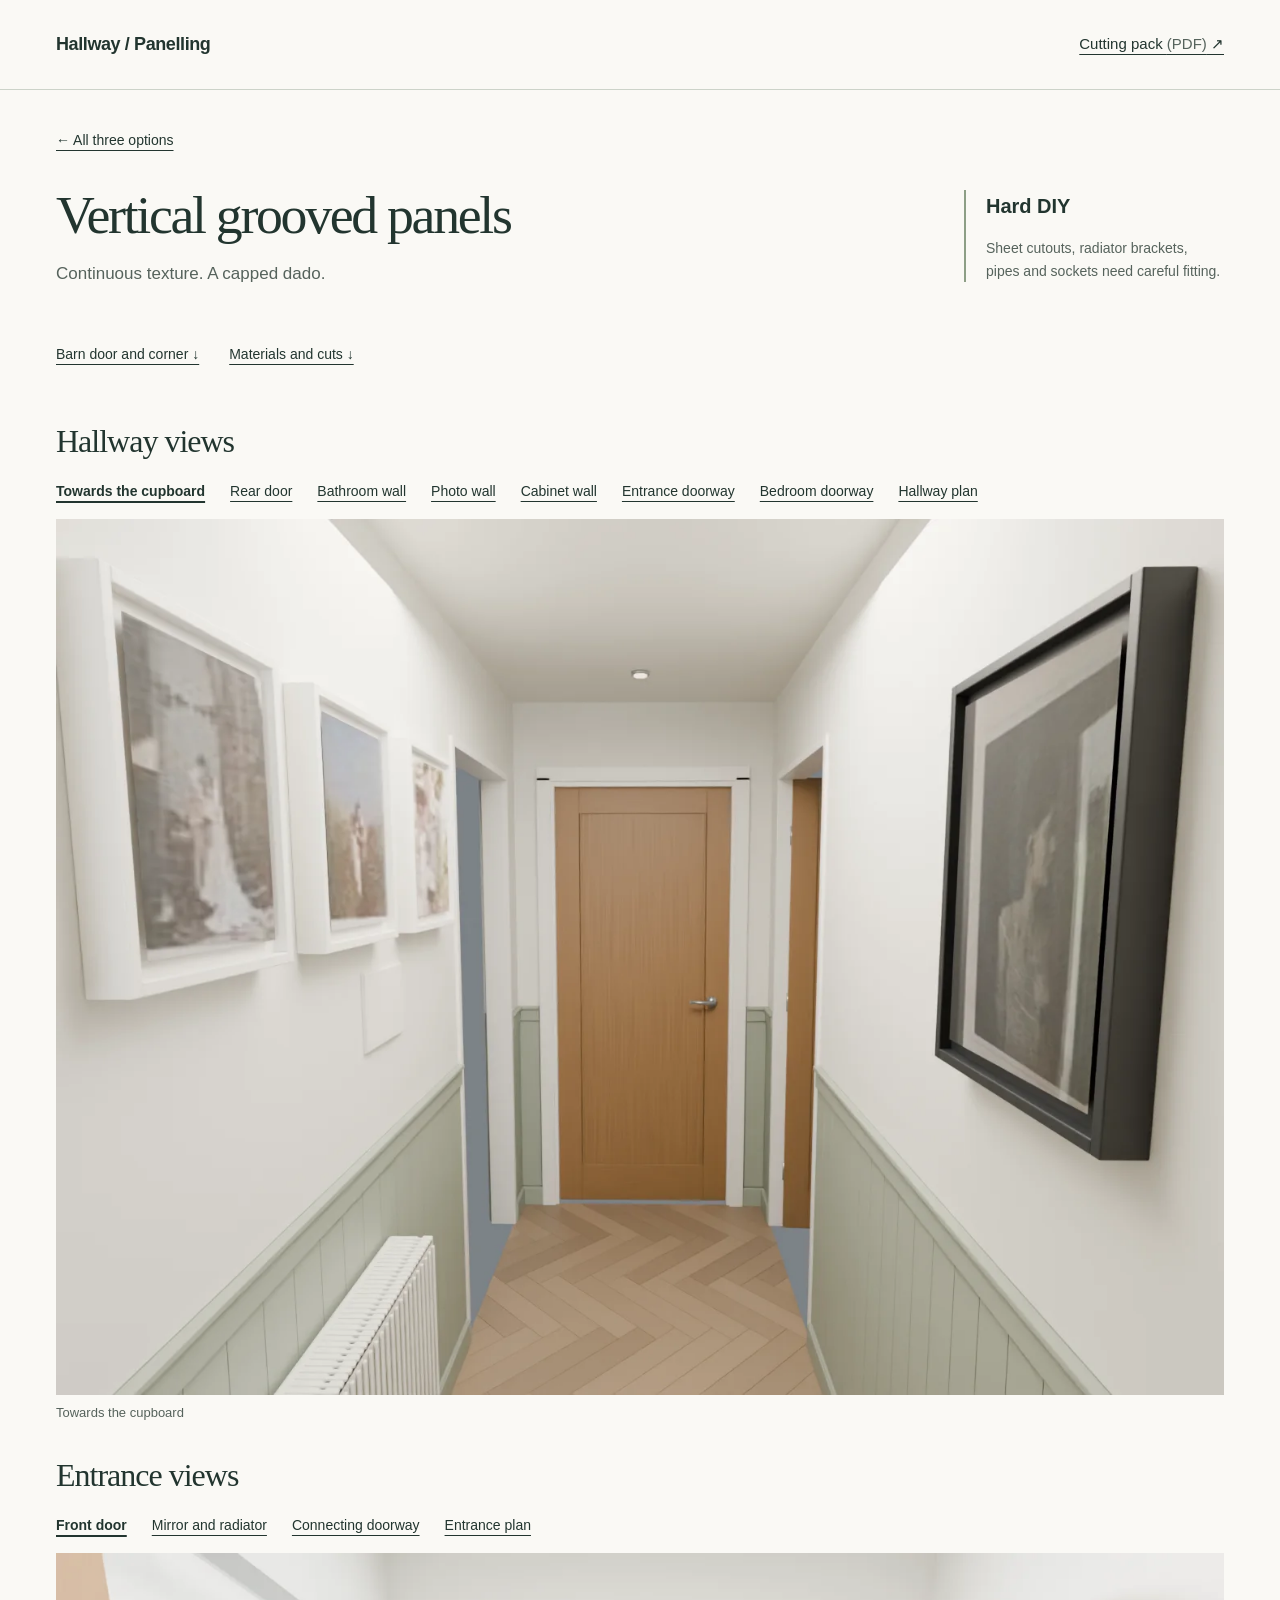
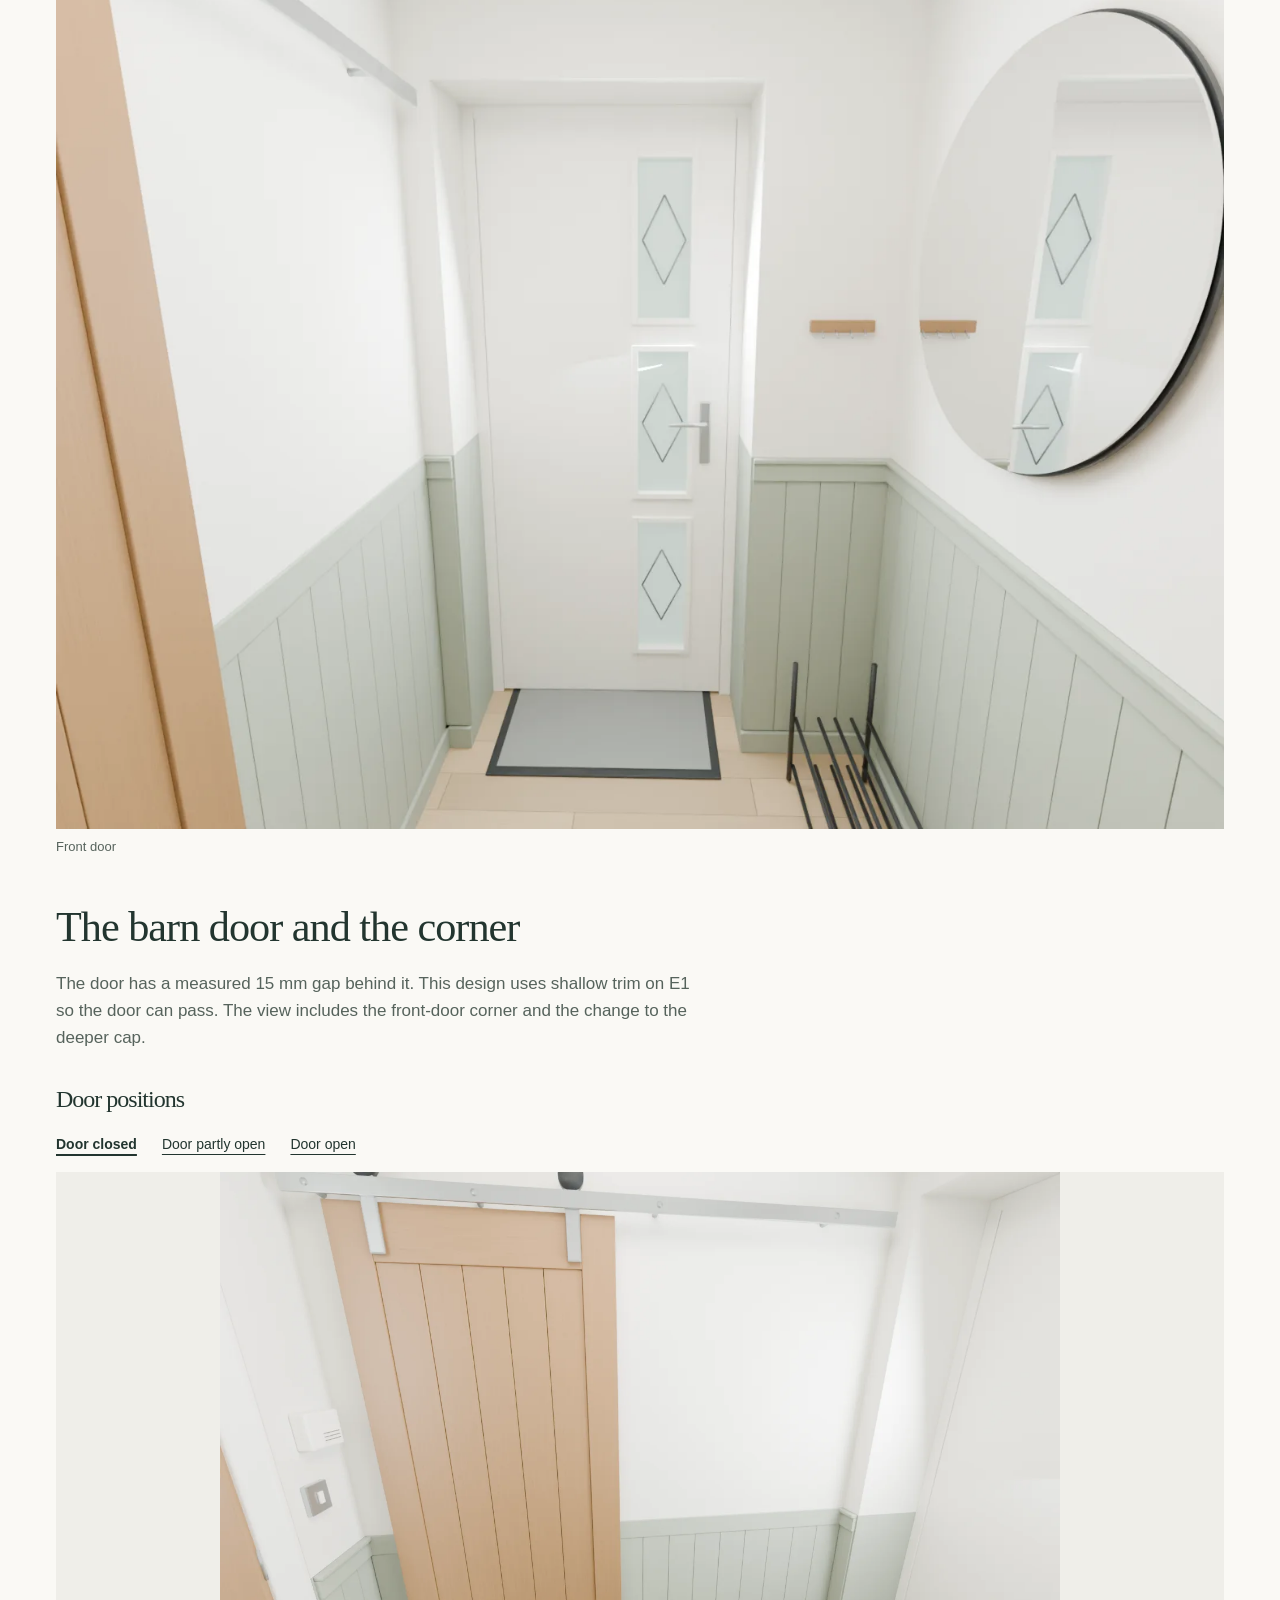
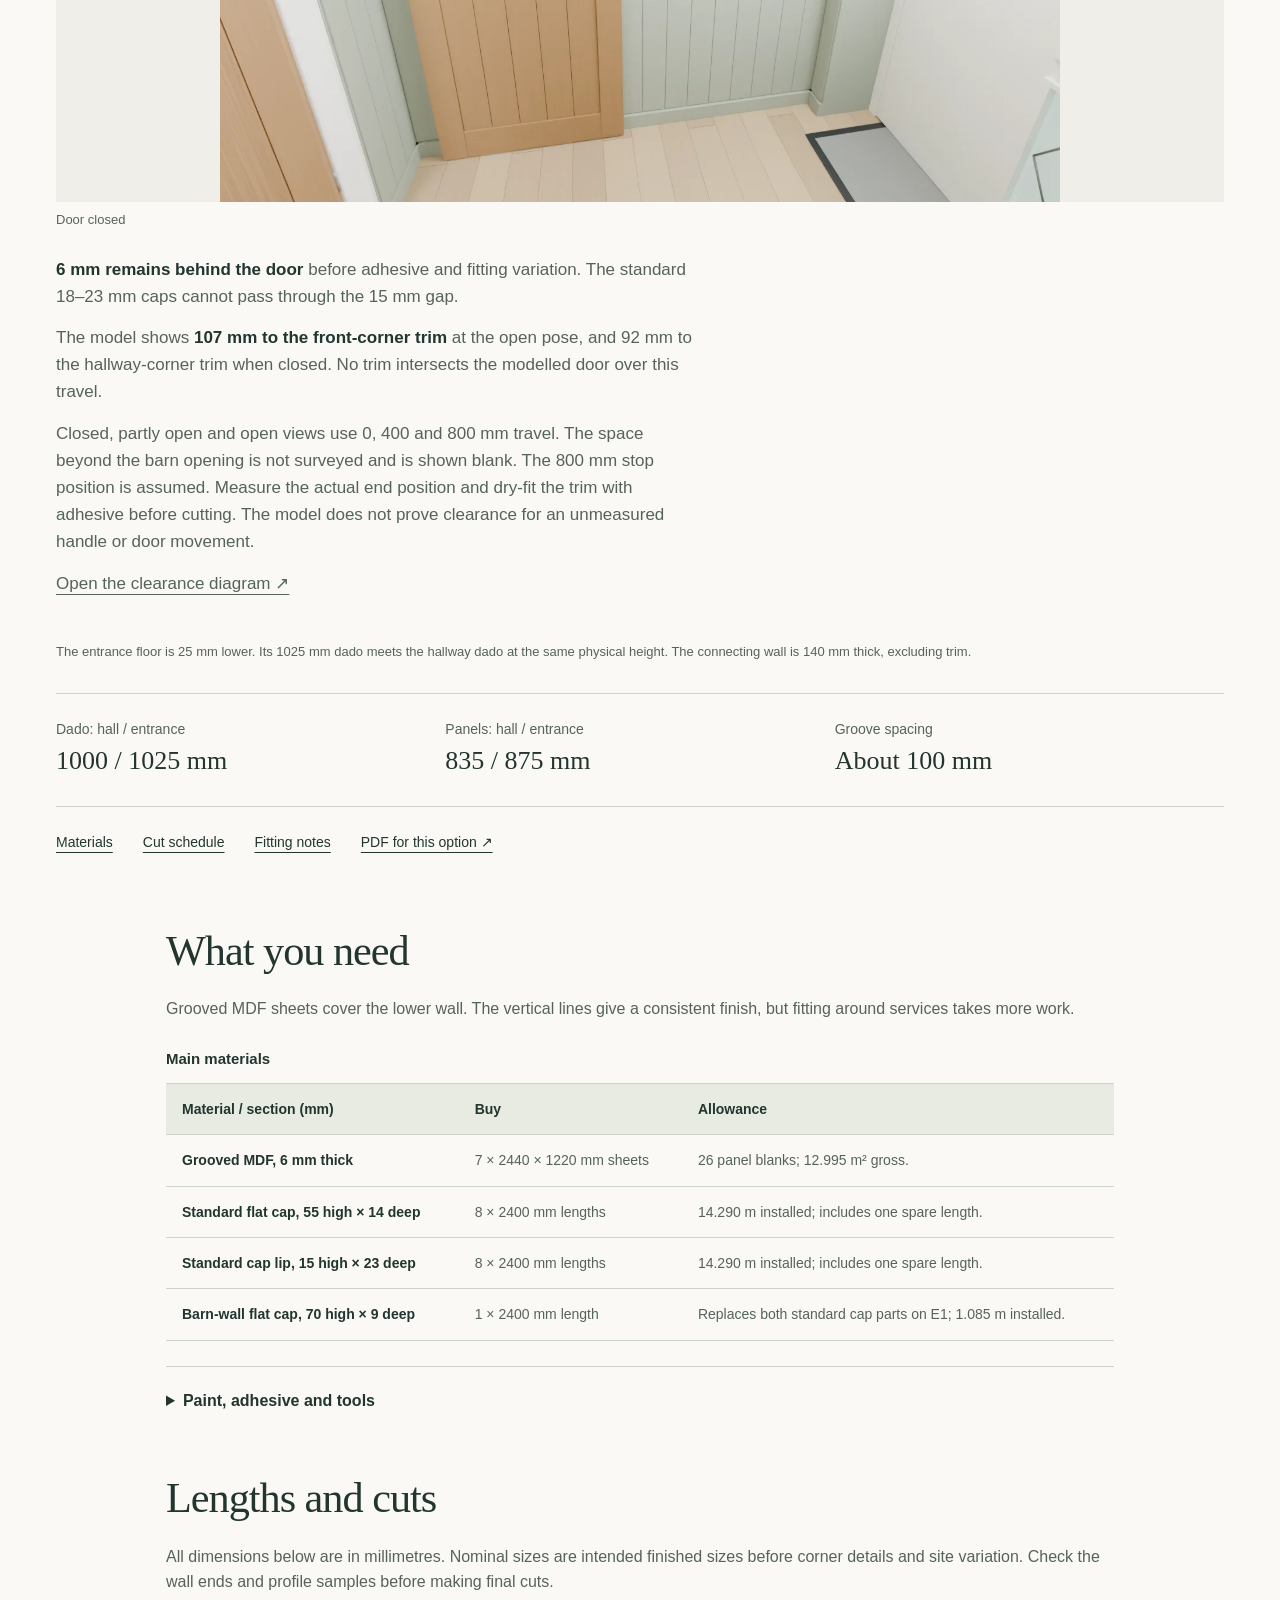
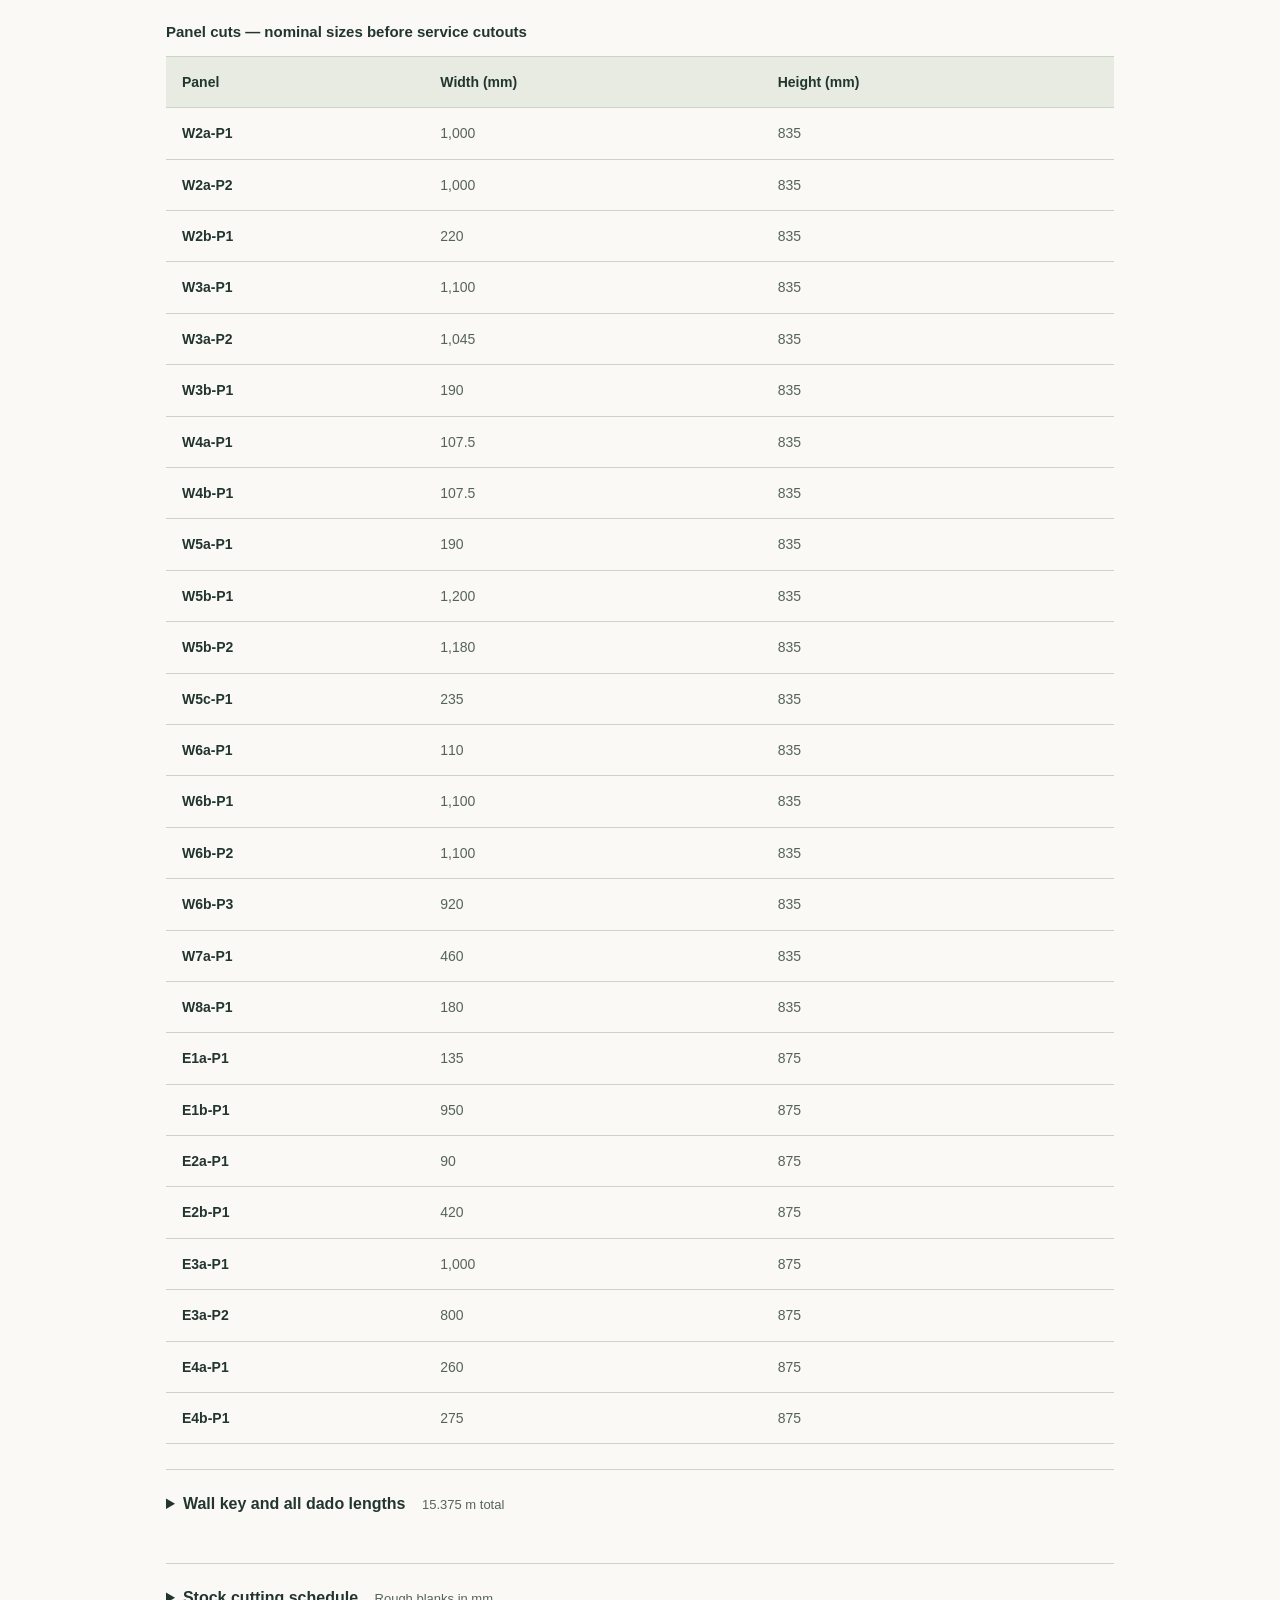
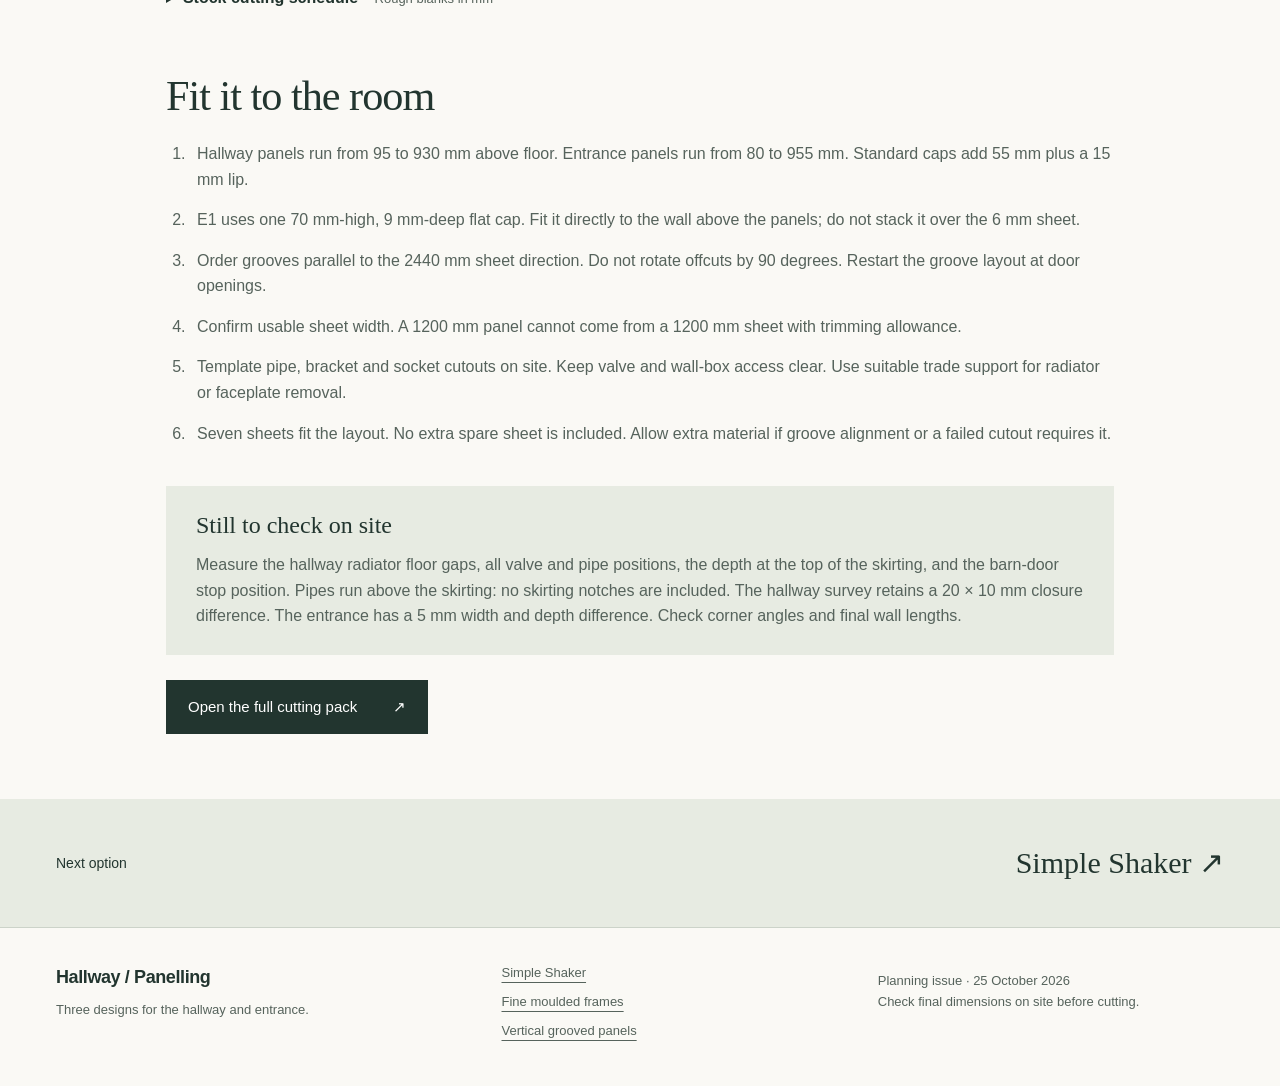
<file: grooved/index.html>
<!doctype html>
<html lang="en-GB"><head><meta charset="utf-8"><meta name="viewport" content="width=device-width,initial-scale=1"><title>Vertical grooved panels | Hallway panelling</title><meta name="description" content="Grooved MDF sheets cover the lower wall. The vertical lines give a consistent finish, but fitting around services takes more work."><meta name="theme-color" content="#22352f"><link rel="stylesheet" href="../assets/style.css"><script src="../assets/gallery.js" defer></script></head>
<body><a class="skip" href="#main">Skip to content</a><header class="site-header"><a class="wordmark" href="../">Hallway / Panelling</a><a class="pack-link" href="../assets/hallway-panelling-materials-and-cuts.pdf">Cutting pack <span>(PDF)</span> ↗</a></header><main id="main"><div class="page-title"><a class="back" href="../#options">← All three options</a><div class="title-row"><div><h1>Vertical grooved panels</h1><p>Continuous texture. A capped dado.</p></div><div class="difficulty"><strong>Hard DIY</strong><p>Sheet cutouts, radiator brackets, pipes and sockets need careful fitting.</p></div></div></div><nav class="section-nav" aria-label="Preview sections"><a href="#barn-door">Barn door and corner ↓</a><a href="#materials">Materials and cuts ↓</a></nav><section class="gallery" aria-label="Hallway views"><h2>Hallway views</h2><nav class="gallery-nav" aria-label="Choose hallway views"><a href="#view-hall">Towards the cupboard</a><a href="#view-hallway-rear">Rear door</a><a href="#view-hallway-bathroom">Bathroom wall</a><a href="#view-hallway-photos">Photo wall</a><a href="#view-cabinet">Cabinet wall</a><a href="#view-hallway-entrance">Entrance doorway</a><a href="#view-hallway-bedroom">Bedroom doorway</a><a href="#view-overview">Hallway plan</a></nav><figure id="view-hall"><img src="../assets/grooved-hall.webp" alt="Towards the cupboard with vertical grooved panels" width="1440" height="1080" loading="eager"><figcaption>Towards the cupboard</figcaption></figure><figure id="view-hallway-rear"><img src="../assets/grooved-hallway-rear.webp" alt="Rear door with vertical grooved panels" width="1440" height="1080" loading="lazy"><figcaption>Rear door · Doors shown closed to make the wall visible.</figcaption></figure><figure id="view-hallway-bathroom"><img src="../assets/grooved-hallway-bathroom.webp" alt="Bathroom wall with vertical grooved panels" width="1440" height="1080" loading="lazy"><figcaption>Bathroom wall · Doors shown closed to make the wall visible.</figcaption></figure><figure id="view-hallway-photos"><img src="../assets/grooved-hallway-photos.webp" alt="Photo wall with vertical grooved panels" width="1440" height="1080" loading="lazy"><figcaption>Photo wall · Doors shown closed to make the wall visible.</figcaption></figure><figure id="view-cabinet"><img src="../assets/grooved-cabinet.webp" alt="Cabinet wall with vertical grooved panels" width="1440" height="1080" loading="lazy"><figcaption>Cabinet wall</figcaption></figure><figure id="view-hallway-entrance"><img src="../assets/grooved-hallway-entrance.webp" alt="Entrance doorway with vertical grooved panels" width="1440" height="1080" loading="lazy"><figcaption>Entrance doorway · Doors shown closed to make the wall visible.</figcaption></figure><figure id="view-hallway-bedroom"><img src="../assets/grooved-hallway-bedroom.webp" alt="Bedroom doorway with vertical grooved panels" width="1440" height="1080" loading="lazy"><figcaption>Bedroom doorway · Doors shown closed to make the wall visible.</figcaption></figure><figure id="view-overview"><img src="../assets/grooved-overview.webp" alt="Hallway plan with vertical grooved panels" width="1440" height="1080" loading="lazy"><figcaption>Hallway plan</figcaption></figure></section><section class="gallery" aria-label="Entrance views"><h2>Entrance views</h2><nav class="gallery-nav" aria-label="Choose entrance views"><a href="#view-entrance-front">Front door</a><a href="#view-entrance-mirror">Mirror and radiator</a><a href="#view-entrance-hall">Connecting doorway</a><a href="#view-entrance-overview">Entrance plan</a></nav><figure id="view-entrance-front"><img src="../assets/grooved-entrance-front.webp" alt="Front door with vertical grooved panels" width="1440" height="1080" loading="eager"><figcaption>Front door</figcaption></figure><figure id="view-entrance-mirror"><img src="../assets/grooved-entrance-mirror.webp" alt="Mirror and radiator with vertical grooved panels" width="1440" height="1080" loading="lazy"><figcaption>Mirror and radiator</figcaption></figure><figure id="view-entrance-hall"><img src="../assets/grooved-entrance-hall.webp" alt="Connecting doorway with vertical grooved panels" width="1440" height="1080" loading="lazy"><figcaption>Connecting doorway</figcaption></figure><figure id="view-entrance-overview"><img src="../assets/grooved-entrance-overview.webp" alt="Entrance plan with vertical grooved panels" width="1440" height="1080" loading="lazy"><figcaption>Entrance plan</figcaption></figure></section><section id="barn-door" class="barn-check"><h2>The barn door and the corner</h2><p>The door has a measured 15 mm gap behind it. This design uses shallow trim on E1 so the door can pass. The view includes the front-door corner and the change to the deeper cap.</p><section class="gallery" aria-label="Door positions"><h2>Door positions</h2><nav class="gallery-nav" aria-label="Choose door positions"><a href="#view-barn-closed">Door closed</a><a href="#view-barn-part-open">Door partly open</a><a href="#view-barn-open">Door open</a></nav><figure id="view-barn-closed"><img src="../assets/grooved-barn-closed.webp" alt="Door closed with vertical grooved panels" width="1440" height="1080" loading="eager"><figcaption>Door closed</figcaption></figure><figure id="view-barn-part-open"><img src="../assets/grooved-barn-part-open.webp" alt="Door partly open with vertical grooved panels" width="1440" height="1080" loading="lazy"><figcaption>Door partly open</figcaption></figure><figure id="view-barn-open"><img src="../assets/grooved-barn-open.webp" alt="Door open with vertical grooved panels" width="1440" height="1080" loading="lazy"><figcaption>Door open</figcaption></figure></section><div class="clearance-notes"><p><strong>6 mm remains behind the door</strong> before adhesive and fitting variation. The standard 18–23 mm caps cannot pass through the 15 mm gap.</p><p>The model shows <strong>107 mm to the front-corner trim</strong> at the open pose, and 92 mm to the hallway-corner trim when closed. No trim intersects the modelled door over this travel.</p><p>Closed, partly open and open views use 0, 400 and 800 mm travel. The space beyond the barn opening is not surveyed and is shown blank. The 800 mm stop position is assumed. Measure the actual end position and dry-fit the trim with adhesive before cutting. The model does not prove clearance for an unmeasured handle or door movement.</p><p><a href="../assets/barn-clearance.svg">Open the clearance diagram ↗</a></p></div></section><p class="preview-note">The entrance floor is 25 mm lower. Its 1025 mm dado meets the hallway dado at the same physical height. The connecting wall is 140 mm thick, excluding trim.</p><div class="dimension-strip"><div><span>Dado: hall / entrance</span><strong>1000 / 1025 mm</strong></div><div><span>Panels: hall / entrance</span><strong>835 / 875 mm</strong></div><div><span>Groove spacing</span><strong>About 100 mm</strong></div></div><nav class="section-nav" aria-label="On this page"><a href="#materials">Materials</a><a href="#cuts">Cut schedule</a><a href="#fitting">Fitting notes</a><a href="../assets/hallway-panelling-materials-and-cuts.pdf#page=10">PDF for this option ↗</a></nav><div class="document"><section id="materials"><h2>What you need</h2><p>Grooved MDF sheets cover the lower wall. The vertical lines give a consistent finish, but fitting around services takes more work.</p><div class="table-scroll" tabindex="0" role="region" aria-label="Main materials"><table><caption>Main materials</caption><thead><tr><th scope="col">Material / section (mm)</th><th scope="col">Buy</th><th scope="col">Allowance</th></tr></thead><tbody><tr><td>Grooved MDF, 6 mm thick</td><td>7 × 2440 × 1220 mm sheets</td><td>26 panel blanks; 12.995 m² gross.</td></tr><tr><td>Standard flat cap, 55 high × 14 deep</td><td>8 × 2400 mm lengths</td><td>14.290 m installed; includes one spare length.</td></tr><tr><td>Standard cap lip, 15 high × 23 deep</td><td>8 × 2400 mm lengths</td><td>14.290 m installed; includes one spare length.</td></tr><tr><td>Barn-wall flat cap, 70 high × 9 deep</td><td>1 × 2400 mm length</td><td>Replaces both standard cap parts on E1; 1.085 m installed.</td></tr></tbody></table></div><details><summary>Paint, adhesive and tools</summary><div class="detail-body"><div class="table-scroll" tabindex="0" role="region" aria-label="Consumables"><table><caption>Consumables</caption><thead><tr><th scope="col">Supply</th><th scope="col">Planning allowance</th></tr></thead><tbody><tr><td>Construction adhesive, 290–310 ml</td><td>14–17 cartridges</td></tr><tr><td>Decorators caulk</td><td>4 cartridges</td></tr><tr><td>Fine filler</td><td>1 small tub</td></tr><tr><td>MDF / timber primer</td><td>3 litres</td></tr><tr><td>Coloured topcoat, two coats</td><td>About 4.1 litres</td></tr><tr><td>Other supplies</td><td>Abrasives, masking tape, dust sheets and suitable temporary fixings</td></tr></tbody></table></div><p>Coverage depends on the product and wall condition. The paint allowance uses about 17 m², two coats at 10 m² per litre and 20% extra. Use compatible wall and trim finishes. Tools include a tape, level, square, saw, mitre guide, adhesive gun and sanding tools; grooved sheets also need a guided saw and cutout templates.</p></div></details></section><section id="cuts"><h2>Lengths and cuts</h2><p>All dimensions below are in millimetres. Nominal sizes are intended finished sizes before corner details and site variation. Check the wall ends and profile samples before making final cuts.</p><div class="table-scroll" tabindex="0" role="region" aria-label="Panel cuts — nominal sizes before service cutouts"><table><caption>Panel cuts — nominal sizes before service cutouts</caption><thead><tr><th scope="col">Panel</th><th scope="col">Width (mm)</th><th scope="col">Height (mm)</th></tr></thead><tbody><tr><td>W2a-P1</td><td>1,000</td><td>835</td></tr><tr><td>W2a-P2</td><td>1,000</td><td>835</td></tr><tr><td>W2b-P1</td><td>220</td><td>835</td></tr><tr><td>W3a-P1</td><td>1,100</td><td>835</td></tr><tr><td>W3a-P2</td><td>1,045</td><td>835</td></tr><tr><td>W3b-P1</td><td>190</td><td>835</td></tr><tr><td>W4a-P1</td><td>107.5</td><td>835</td></tr><tr><td>W4b-P1</td><td>107.5</td><td>835</td></tr><tr><td>W5a-P1</td><td>190</td><td>835</td></tr><tr><td>W5b-P1</td><td>1,200</td><td>835</td></tr><tr><td>W5b-P2</td><td>1,180</td><td>835</td></tr><tr><td>W5c-P1</td><td>235</td><td>835</td></tr><tr><td>W6a-P1</td><td>110</td><td>835</td></tr><tr><td>W6b-P1</td><td>1,100</td><td>835</td></tr><tr><td>W6b-P2</td><td>1,100</td><td>835</td></tr><tr><td>W6b-P3</td><td>920</td><td>835</td></tr><tr><td>W7a-P1</td><td>460</td><td>835</td></tr><tr><td>W8a-P1</td><td>180</td><td>835</td></tr><tr><td>E1a-P1</td><td>135</td><td>875</td></tr><tr><td>E1b-P1</td><td>950</td><td>875</td></tr><tr><td>E2a-P1</td><td>90</td><td>875</td></tr><tr><td>E2b-P1</td><td>420</td><td>875</td></tr><tr><td>E3a-P1</td><td>1,000</td><td>875</td></tr><tr><td>E3a-P2</td><td>800</td><td>875</td></tr><tr><td>E4a-P1</td><td>260</td><td>875</td></tr><tr><td>E4b-P1</td><td>275</td><td>875</td></tr></tbody></table></div><details><summary>Wall key and all dado lengths <span>15.375 m total</span></summary><div class="detail-body"><p>All three options use these 20 wall-face runs across both rooms. Apply the schedule once for each continuous rail or cap part. W1 is the rear door and has no rail.</p><img class="wall-key" src="../assets/wall-key.svg" alt="Numbered hallway walls, from W1 at the rear door clockwise to W8 at the rear recess" width="650" height="560"><img class="wall-key" src="../assets/entrance-wall-key.svg" alt="Entrance wall key: E1 barn wall, E2 front door, E3 mirror wall, E4 connecting doorway" width="650" height="560"><div class="table-scroll" tabindex="0" role="region" aria-label="Nominal rail lengths"><table><caption>Nominal rail lengths</caption><thead><tr><th scope="col">Run</th><th scope="col">Wall section</th><th scope="col">Length (mm)</th></tr></thead><tbody><tr><td>W2a</td><td>Bathroom wall</td><td>2,000</td></tr><tr><td>W2b</td><td>Bathroom wall</td><td>220</td></tr><tr><td>W3a</td><td>Wedding-photo wall</td><td>2,145</td></tr><tr><td>W3b</td><td>Wedding-photo wall</td><td>190</td></tr><tr><td>W4a</td><td>Storage wall</td><td>107.5</td></tr><tr><td>W4b</td><td>Storage wall</td><td>107.5</td></tr><tr><td>W5a</td><td>Entrance and spare-bedroom wall</td><td>190</td></tr><tr><td>W5b</td><td>Entrance and spare-bedroom wall</td><td>2,380</td></tr><tr><td>W5c</td><td>Entrance and spare-bedroom wall</td><td>235</td></tr><tr><td>W6a</td><td>Kitchen and cabinet wall</td><td>110</td></tr><tr><td>W6b</td><td>Kitchen and cabinet wall</td><td>3,120</td></tr><tr><td>W7a</td><td>Rear boxing face</td><td>460</td></tr><tr><td>W8a</td><td>Rear recess return</td><td>180</td></tr><tr><td>E1a</td><td>Entrance barn wall</td><td>135</td></tr><tr><td>E1b</td><td>Entrance barn wall</td><td>950</td></tr><tr><td>E2a</td><td>Entrance front wall</td><td>90</td></tr><tr><td>E2b</td><td>Entrance front wall</td><td>420</td></tr><tr><td>E3a</td><td>Entrance mirror wall</td><td>1,800</td></tr><tr><td>E4a</td><td>Entrance connecting wall</td><td>260</td></tr><tr><td>E4b</td><td>Entrance connecting wall</td><td>275</td></tr></tbody></table></div><p>W4a and W4b assume the 990 mm storage frame is centred in the 1205 mm end wall. The 3120 mm W6b run needs a joint; allow two 1560 mm nominal pieces. For the 2400 mm shaped dado and grooved-panel caps, also split W5b (2380 mm) into two 1190 mm nominal pieces. This keeps the 30 mm trimming allowance. The Shaker top rails still use 2440 mm MDF strips; its standard cap uses the separate 10 mm allowance.</p></div></details><details><summary>Stock cutting schedule <span>Rough blanks in mm</span></summary><div class="detail-body"><p>These blanks include trimming allowance. They are not the final cut sizes. Keep every piece labelled. The schedule allows 3 mm saw loss per cut.</p><div class="table-scroll" tabindex="0" role="region" aria-label="Panel rough widths — two rows per sheet"><table><caption>Panel rough widths — two rows per sheet</caption><thead><tr><th scope="col">Stock / row</th><th scope="col">Blank labels and lengths (mm)</th><th scope="col">Left over (mm)</th></tr></thead><tbody><tr><td>1</td><td>W5b-P1: 1,205</td><td>7</td></tr><tr><td>2</td><td>W5b-P2: 1,185</td><td>27</td></tr><tr><td>3</td><td>W3a-P1: 1,105 + E2a-P1: 95</td><td>9</td></tr><tr><td>4</td><td>W6b-P1: 1,105</td><td>107</td></tr><tr><td>5</td><td>W6b-P2: 1,105</td><td>107</td></tr><tr><td>6</td><td>W3a-P2: 1,050 + E1a-P1: 140</td><td>19</td></tr><tr><td>7</td><td>W2a-P1: 1,005 + W3b-P1: 195</td><td>9</td></tr><tr><td>8</td><td>W2a-P2: 1,005 + W5a-P1: 195</td><td>9</td></tr><tr><td>9</td><td>E3a-P1: 1,005 + W8a-P1: 185</td><td>19</td></tr><tr><td>10</td><td>E1b-P1: 955 + W5c-P1: 240</td><td>14</td></tr><tr><td>11</td><td>W6b-P3: 925 + E4b-P1: 280</td><td>4</td></tr><tr><td>12</td><td>E3a-P2: 805 + E4a-P1: 265 + W6a-P1: 115</td><td>21</td></tr><tr><td>13</td><td>W7a-P1: 465 + E2b-P1: 425 + W2b-P1: 225</td><td>91</td></tr><tr><td>14</td><td>W4a-P1: 113 + W4b-P1: 113</td><td>983</td></tr></tbody></table></div><div class="table-scroll" tabindex="0" role="region" aria-label="Each standard cap component — 2400 mm stock"><table><caption>Each standard cap component — 2400 mm stock</caption><thead><tr><th scope="col">Stock / row</th><th scope="col">Blank labels and lengths (mm)</th><th scope="col">Left over (mm)</th></tr></thead><tbody><tr><td>1</td><td>W3a: 2,175 + W6a: 140</td><td>69</td></tr><tr><td>2</td><td>W2a: 2,030 + E4b: 305</td><td>49</td></tr><tr><td>3</td><td>E3a: 1,830 + W7a: 490</td><td>64</td></tr><tr><td>4</td><td>W6b-1: 1,590 + E2b: 450 + E4a: 290</td><td>51</td></tr><tr><td>5</td><td>W6b-2: 1,590 + W5c: 265 + W2b: 250 + W3b: 220</td><td>53</td></tr><tr><td>6</td><td>W5b-1: 1,220 + W5a: 220 + W8a: 210 + W4a: 138 + W4b: 138 + E2a: 120</td><td>326</td></tr><tr><td>7</td><td>W5b-2: 1,220</td><td>1,167</td></tr></tbody></table></div><div class="table-scroll" tabindex="0" role="region" aria-label="Shallow barn-wall cap — 2400 mm stock"><table><caption>Shallow barn-wall cap — 2400 mm stock</caption><thead><tr><th scope="col">Stock / row</th><th scope="col">Blank labels and lengths (mm)</th><th scope="col">Left over (mm)</th></tr></thead><tbody><tr><td>1</td><td>E1b: 980 + E1a: 165</td><td>1,239</td></tr></tbody></table></div><p>Each sheet supplies two rows. Hallway-only rows are 840 mm rough; rows with an entrance panel are 880 mm rough. Finish each labelled panel to its own 835 or 875 mm height. Width blanks allow 5 mm extra, plus saw loss and 5 mm stock-edge allowance. The PDF shows all seven sheet layouts.</p><p>Linear MDF, mould and dado blanks allow 30 mm extra per piece and 10 mm stock-end trimming. Only the standard Shaker cap schedule allows 10 mm extra per piece and 5 mm stock-end trimming. Check stock lengths first and use the spare if needed. Corner projections and actual wall angles set the final end cuts.</p></div></details></section><section id="fitting"><h2>Fit it to the room</h2><ol class="fitting-list"><li>Hallway panels run from 95 to 930 mm above floor. Entrance panels run from 80 to 955 mm. Standard caps add 55 mm plus a 15 mm lip.</li><li>E1 uses one 70 mm-high, 9 mm-deep flat cap. Fit it directly to the wall above the panels; do not stack it over the 6 mm sheet.</li><li>Order grooves parallel to the 2440 mm sheet direction. Do not rotate offcuts by 90 degrees. Restart the groove layout at door openings.</li><li>Confirm usable sheet width. A 1200 mm panel cannot come from a 1200 mm sheet with trimming allowance.</li><li>Template pipe, bracket and socket cutouts on site. Keep valve and wall-box access clear. Use suitable trade support for radiator or faceplate removal.</li><li>Seven sheets fit the layout. No extra spare sheet is included. Allow extra material if groove alignment or a failed cutout requires it.</li></ol><aside class="check"><h3>Still to check on site</h3><p>Measure the hallway radiator floor gaps, all valve and pipe positions, the depth at the top of the skirting, and the barn-door stop position. Pipes run above the skirting: no skirting notches are included. The hallway survey retains a 20 × 10 mm closure difference. The entrance has a 5 mm width and depth difference. Check corner angles and final wall lengths.</p></aside><a class="button" href="../assets/hallway-panelling-materials-and-cuts.pdf#page=10">Open the full cutting pack <span>↗</span></a></section></div><a class="next-option" href="../shaker/"><span>Next option</span><strong>Simple Shaker ↗</strong></a></main><footer><div><a class="wordmark" href="../">Hallway / Panelling</a><p>Three designs for the hallway and entrance.</p></div><nav aria-label="All options"><a href="../shaker/">Simple Shaker</a><a href="../frames/">Fine moulded frames</a><a href="../grooved/" aria-current="page">Vertical grooved panels</a></nav><p class="footer-note">Planning issue · 25 October 2026<br>Check final dimensions on site before cutting.</p></footer></body></html>
</file>
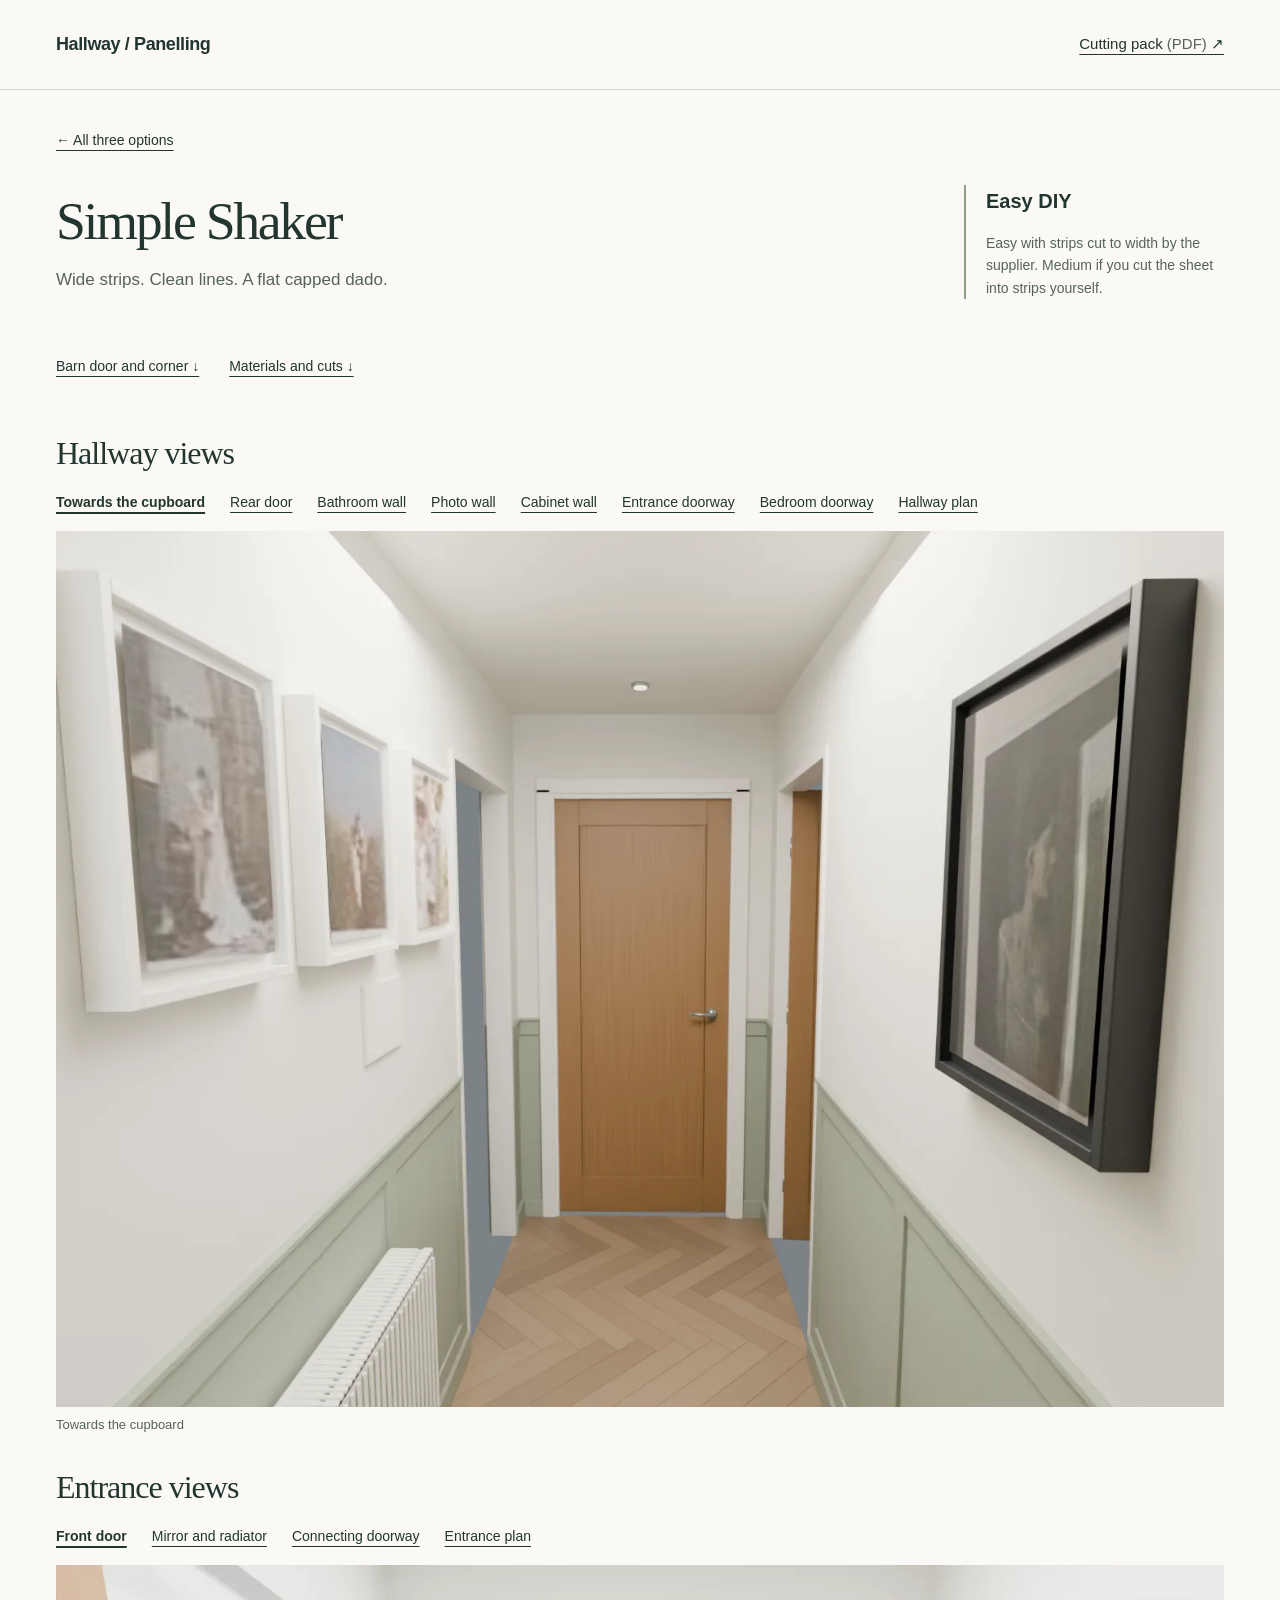
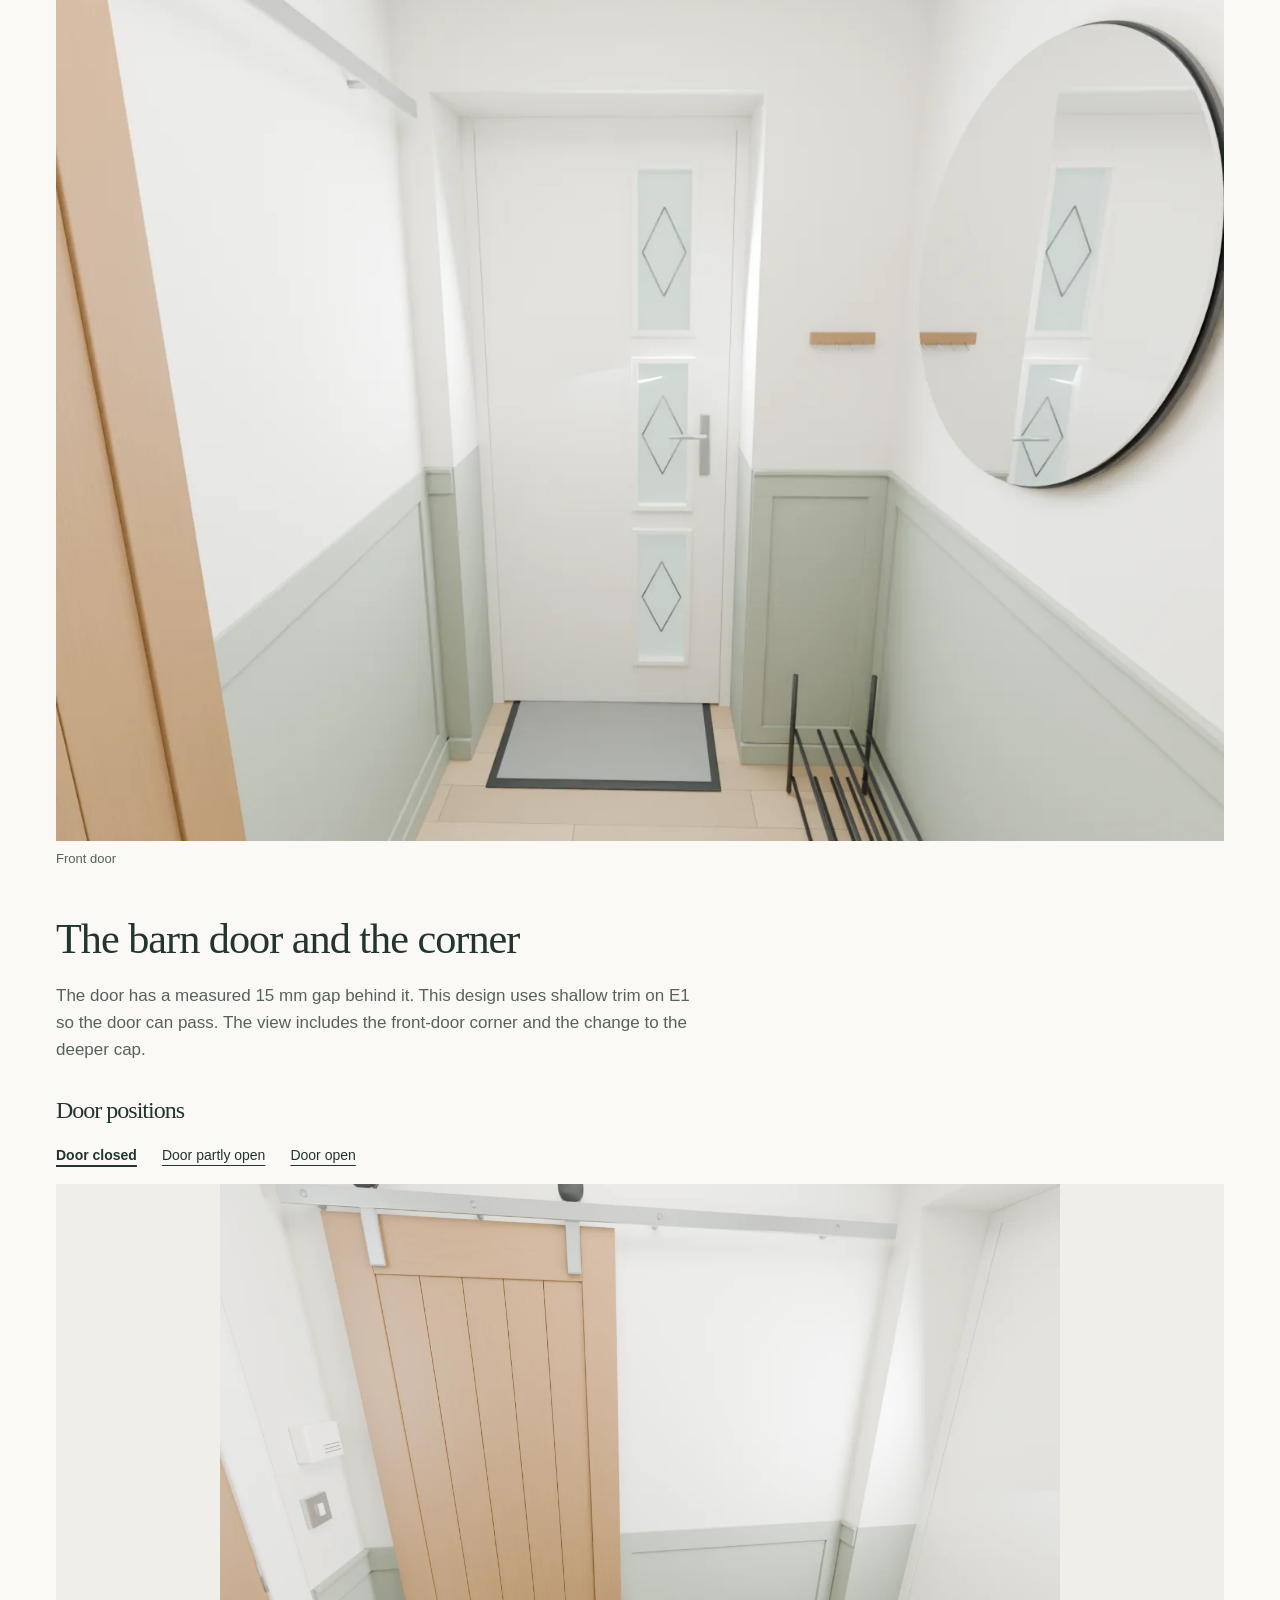
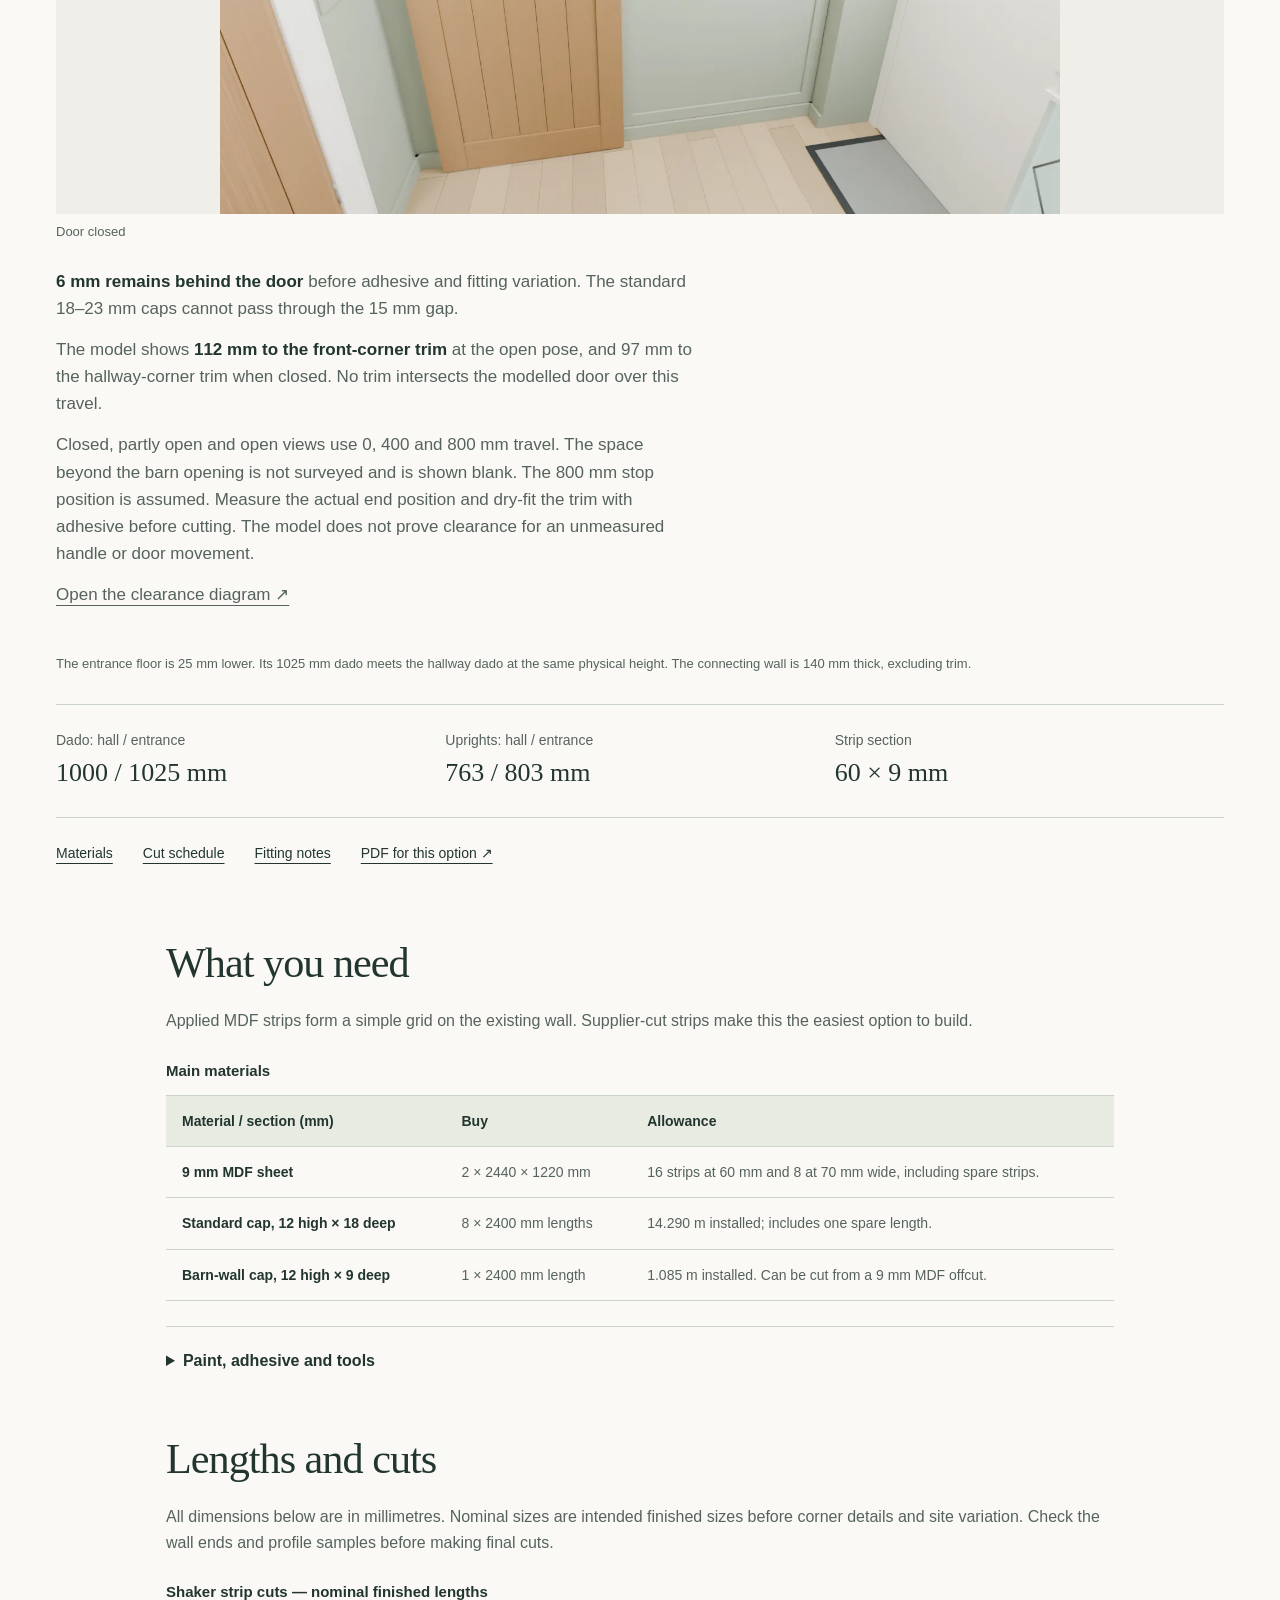
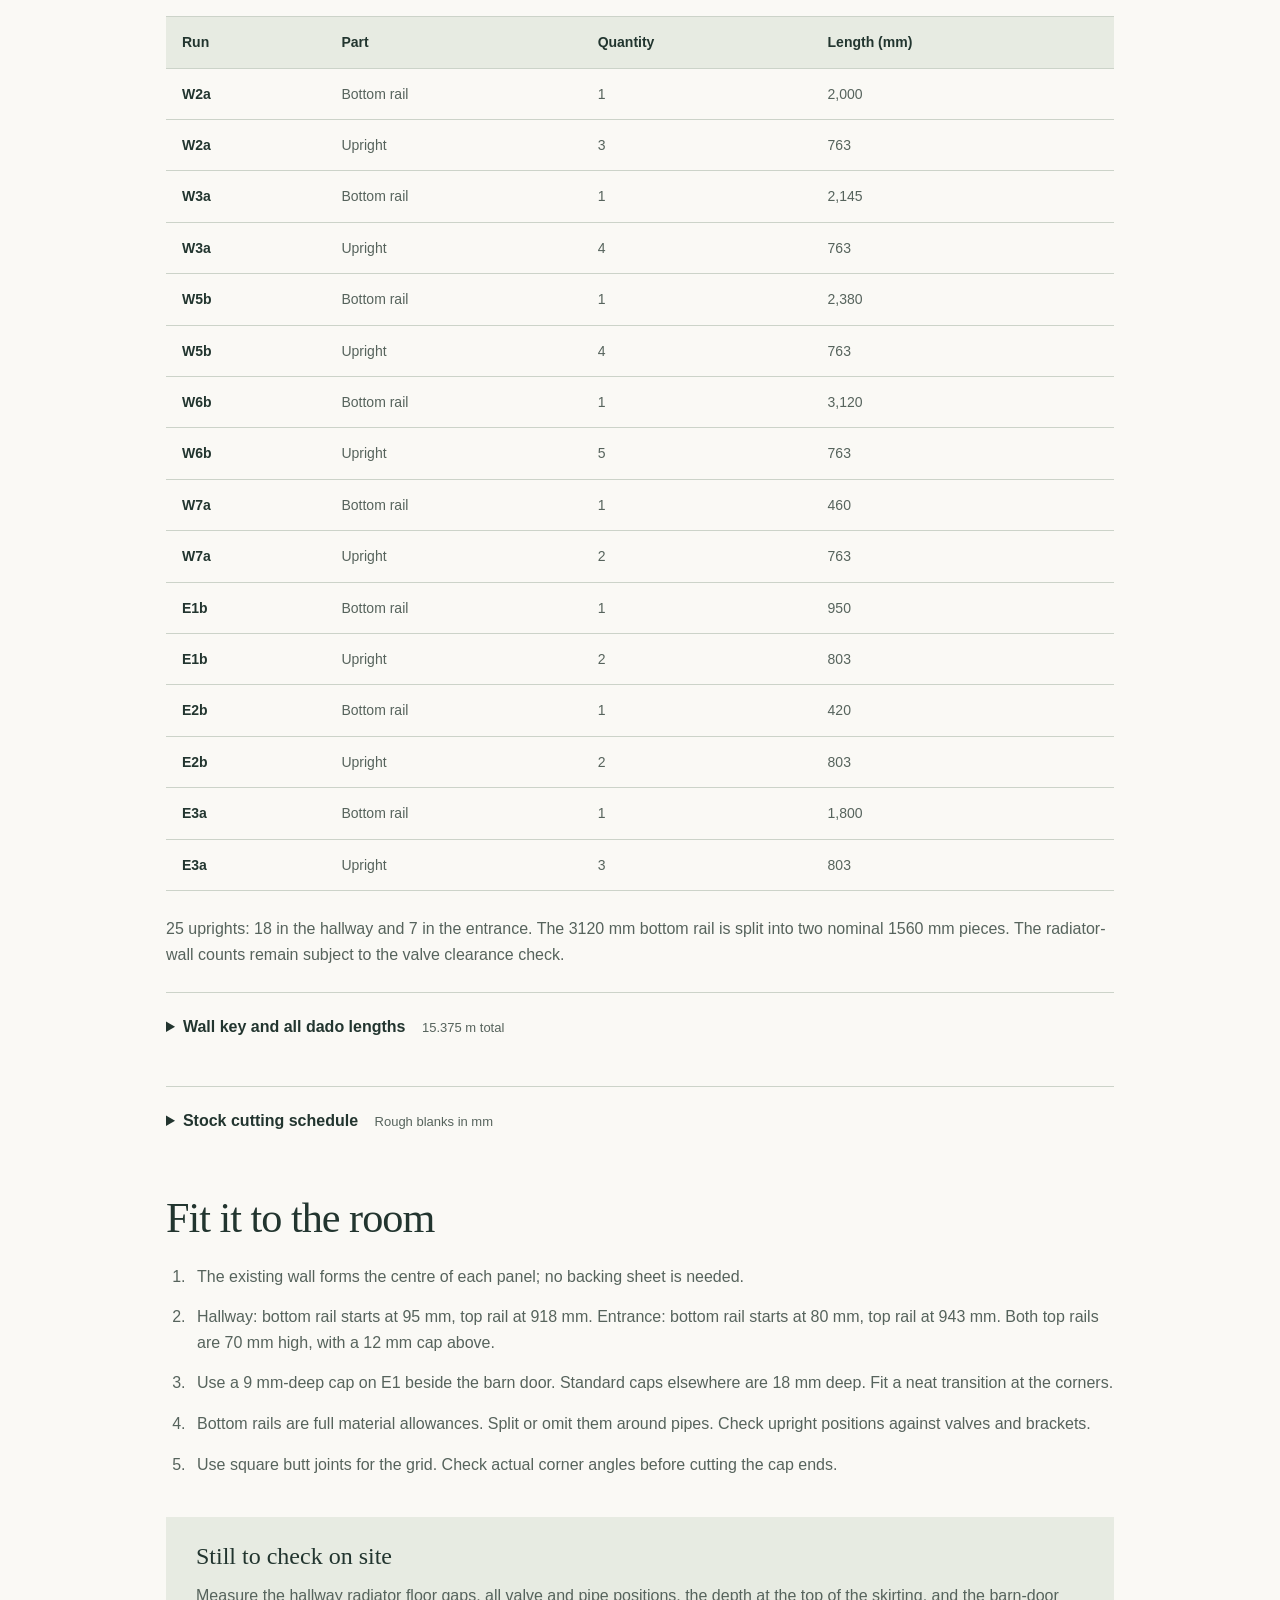
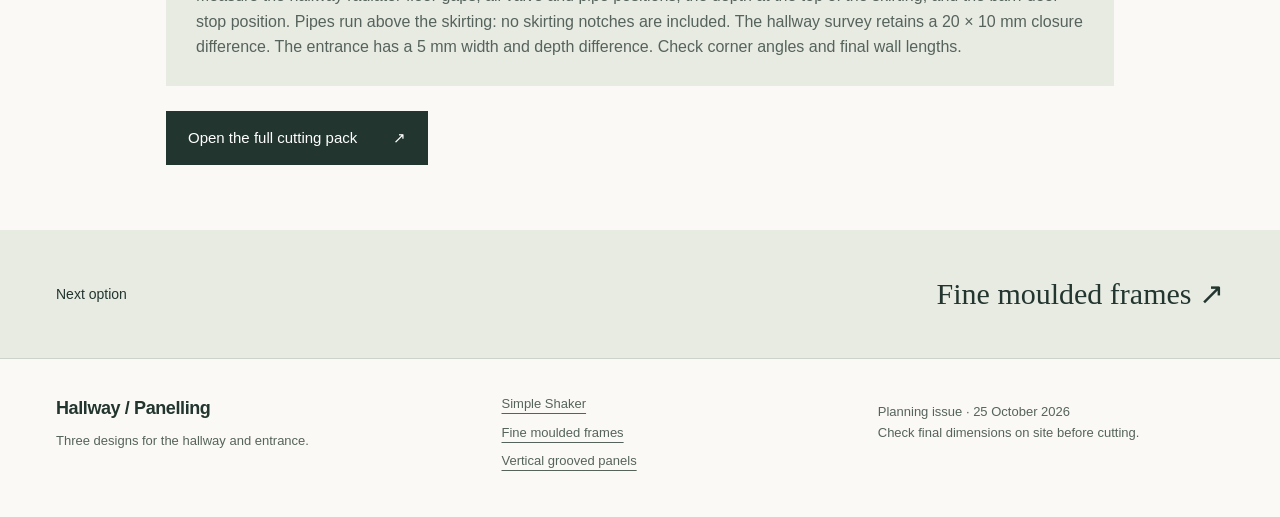
<file: shaker/index.html>
<!doctype html>
<html lang="en-GB"><head><meta charset="utf-8"><meta name="viewport" content="width=device-width,initial-scale=1"><title>Simple Shaker | Hallway panelling</title><meta name="description" content="Applied MDF strips form a simple grid on the existing wall. Supplier-cut strips make this the easiest option to build."><meta name="theme-color" content="#22352f"><link rel="stylesheet" href="../assets/style.css"><script src="../assets/gallery.js" defer></script></head>
<body><a class="skip" href="#main">Skip to content</a><header class="site-header"><a class="wordmark" href="../">Hallway / Panelling</a><a class="pack-link" href="../assets/hallway-panelling-materials-and-cuts.pdf">Cutting pack <span>(PDF)</span> ↗</a></header><main id="main"><div class="page-title"><a class="back" href="../#options">← All three options</a><div class="title-row"><div><h1>Simple Shaker</h1><p>Wide strips. Clean lines. A flat capped dado.</p></div><div class="difficulty"><strong>Easy DIY</strong><p>Easy with strips cut to width by the supplier. Medium if you cut the sheet into strips yourself.</p></div></div></div><nav class="section-nav" aria-label="Preview sections"><a href="#barn-door">Barn door and corner ↓</a><a href="#materials">Materials and cuts ↓</a></nav><section class="gallery" aria-label="Hallway views"><h2>Hallway views</h2><nav class="gallery-nav" aria-label="Choose hallway views"><a href="#view-hall">Towards the cupboard</a><a href="#view-hallway-rear">Rear door</a><a href="#view-hallway-bathroom">Bathroom wall</a><a href="#view-hallway-photos">Photo wall</a><a href="#view-cabinet">Cabinet wall</a><a href="#view-hallway-entrance">Entrance doorway</a><a href="#view-hallway-bedroom">Bedroom doorway</a><a href="#view-overview">Hallway plan</a></nav><figure id="view-hall"><img src="../assets/shaker-hall.webp" alt="Towards the cupboard with simple shaker" width="1440" height="1080" loading="eager"><figcaption>Towards the cupboard</figcaption></figure><figure id="view-hallway-rear"><img src="../assets/shaker-hallway-rear.webp" alt="Rear door with simple shaker" width="1440" height="1080" loading="lazy"><figcaption>Rear door · Doors shown closed to make the wall visible.</figcaption></figure><figure id="view-hallway-bathroom"><img src="../assets/shaker-hallway-bathroom.webp" alt="Bathroom wall with simple shaker" width="1440" height="1080" loading="lazy"><figcaption>Bathroom wall · Doors shown closed to make the wall visible.</figcaption></figure><figure id="view-hallway-photos"><img src="../assets/shaker-hallway-photos.webp" alt="Photo wall with simple shaker" width="1440" height="1080" loading="lazy"><figcaption>Photo wall · Doors shown closed to make the wall visible.</figcaption></figure><figure id="view-cabinet"><img src="../assets/shaker-cabinet.webp" alt="Cabinet wall with simple shaker" width="1440" height="1080" loading="lazy"><figcaption>Cabinet wall</figcaption></figure><figure id="view-hallway-entrance"><img src="../assets/shaker-hallway-entrance.webp" alt="Entrance doorway with simple shaker" width="1440" height="1080" loading="lazy"><figcaption>Entrance doorway · Doors shown closed to make the wall visible.</figcaption></figure><figure id="view-hallway-bedroom"><img src="../assets/shaker-hallway-bedroom.webp" alt="Bedroom doorway with simple shaker" width="1440" height="1080" loading="lazy"><figcaption>Bedroom doorway · Doors shown closed to make the wall visible.</figcaption></figure><figure id="view-overview"><img src="../assets/shaker-overview.webp" alt="Hallway plan with simple shaker" width="1440" height="1080" loading="lazy"><figcaption>Hallway plan</figcaption></figure></section><section class="gallery" aria-label="Entrance views"><h2>Entrance views</h2><nav class="gallery-nav" aria-label="Choose entrance views"><a href="#view-entrance-front">Front door</a><a href="#view-entrance-mirror">Mirror and radiator</a><a href="#view-entrance-hall">Connecting doorway</a><a href="#view-entrance-overview">Entrance plan</a></nav><figure id="view-entrance-front"><img src="../assets/shaker-entrance-front.webp" alt="Front door with simple shaker" width="1440" height="1080" loading="eager"><figcaption>Front door</figcaption></figure><figure id="view-entrance-mirror"><img src="../assets/shaker-entrance-mirror.webp" alt="Mirror and radiator with simple shaker" width="1440" height="1080" loading="lazy"><figcaption>Mirror and radiator</figcaption></figure><figure id="view-entrance-hall"><img src="../assets/shaker-entrance-hall.webp" alt="Connecting doorway with simple shaker" width="1440" height="1080" loading="lazy"><figcaption>Connecting doorway</figcaption></figure><figure id="view-entrance-overview"><img src="../assets/shaker-entrance-overview.webp" alt="Entrance plan with simple shaker" width="1440" height="1080" loading="lazy"><figcaption>Entrance plan</figcaption></figure></section><section id="barn-door" class="barn-check"><h2>The barn door and the corner</h2><p>The door has a measured 15 mm gap behind it. This design uses shallow trim on E1 so the door can pass. The view includes the front-door corner and the change to the deeper cap.</p><section class="gallery" aria-label="Door positions"><h2>Door positions</h2><nav class="gallery-nav" aria-label="Choose door positions"><a href="#view-barn-closed">Door closed</a><a href="#view-barn-part-open">Door partly open</a><a href="#view-barn-open">Door open</a></nav><figure id="view-barn-closed"><img src="../assets/shaker-barn-closed.webp" alt="Door closed with simple shaker" width="1440" height="1080" loading="eager"><figcaption>Door closed</figcaption></figure><figure id="view-barn-part-open"><img src="../assets/shaker-barn-part-open.webp" alt="Door partly open with simple shaker" width="1440" height="1080" loading="lazy"><figcaption>Door partly open</figcaption></figure><figure id="view-barn-open"><img src="../assets/shaker-barn-open.webp" alt="Door open with simple shaker" width="1440" height="1080" loading="lazy"><figcaption>Door open</figcaption></figure></section><div class="clearance-notes"><p><strong>6 mm remains behind the door</strong> before adhesive and fitting variation. The standard 18–23 mm caps cannot pass through the 15 mm gap.</p><p>The model shows <strong>112 mm to the front-corner trim</strong> at the open pose, and 97 mm to the hallway-corner trim when closed. No trim intersects the modelled door over this travel.</p><p>Closed, partly open and open views use 0, 400 and 800 mm travel. The space beyond the barn opening is not surveyed and is shown blank. The 800 mm stop position is assumed. Measure the actual end position and dry-fit the trim with adhesive before cutting. The model does not prove clearance for an unmeasured handle or door movement.</p><p><a href="../assets/barn-clearance.svg">Open the clearance diagram ↗</a></p></div></section><p class="preview-note">The entrance floor is 25 mm lower. Its 1025 mm dado meets the hallway dado at the same physical height. The connecting wall is 140 mm thick, excluding trim.</p><div class="dimension-strip"><div><span>Dado: hall / entrance</span><strong>1000 / 1025 mm</strong></div><div><span>Uprights: hall / entrance</span><strong>763 / 803 mm</strong></div><div><span>Strip section</span><strong>60 × 9 mm</strong></div></div><nav class="section-nav" aria-label="On this page"><a href="#materials">Materials</a><a href="#cuts">Cut schedule</a><a href="#fitting">Fitting notes</a><a href="../assets/hallway-panelling-materials-and-cuts.pdf#page=4">PDF for this option ↗</a></nav><div class="document"><section id="materials"><h2>What you need</h2><p>Applied MDF strips form a simple grid on the existing wall. Supplier-cut strips make this the easiest option to build.</p><div class="table-scroll" tabindex="0" role="region" aria-label="Main materials"><table><caption>Main materials</caption><thead><tr><th scope="col">Material / section (mm)</th><th scope="col">Buy</th><th scope="col">Allowance</th></tr></thead><tbody><tr><td>9 mm MDF sheet</td><td>2 × 2440 × 1220 mm</td><td>16 strips at 60 mm and 8 at 70 mm wide, including spare strips.</td></tr><tr><td>Standard cap, 12 high × 18 deep</td><td>8 × 2400 mm lengths</td><td>14.290 m installed; includes one spare length.</td></tr><tr><td>Barn-wall cap, 12 high × 9 deep</td><td>1 × 2400 mm length</td><td>1.085 m installed. Can be cut from a 9 mm MDF offcut.</td></tr></tbody></table></div><details><summary>Paint, adhesive and tools</summary><div class="detail-body"><div class="table-scroll" tabindex="0" role="region" aria-label="Consumables"><table><caption>Consumables</caption><thead><tr><th scope="col">Supply</th><th scope="col">Planning allowance</th></tr></thead><tbody><tr><td>Construction adhesive, 290–310 ml</td><td>8–11 cartridges</td></tr><tr><td>Decorators caulk</td><td>3–4 cartridges</td></tr><tr><td>Fine filler</td><td>1 small tub</td></tr><tr><td>MDF / timber primer</td><td>1.5 litres</td></tr><tr><td>Coloured topcoat, two coats</td><td>About 4.1 litres</td></tr><tr><td>Other supplies</td><td>Abrasives, masking tape, dust sheets and suitable temporary fixings</td></tr></tbody></table></div><p>Coverage depends on the product and wall condition. The paint allowance uses about 17 m², two coats at 10 m² per litre and 20% extra. Use compatible wall and trim finishes. Tools include a tape, level, square, saw, mitre guide, adhesive gun and sanding tools; grooved sheets also need a guided saw and cutout templates.</p></div></details></section><section id="cuts"><h2>Lengths and cuts</h2><p>All dimensions below are in millimetres. Nominal sizes are intended finished sizes before corner details and site variation. Check the wall ends and profile samples before making final cuts.</p><div class="table-scroll" tabindex="0" role="region" aria-label="Shaker strip cuts — nominal finished lengths"><table><caption>Shaker strip cuts — nominal finished lengths</caption><thead><tr><th scope="col">Run</th><th scope="col">Part</th><th scope="col">Quantity</th><th scope="col">Length (mm)</th></tr></thead><tbody><tr><td>W2a</td><td>Bottom rail</td><td>1</td><td>2,000</td></tr><tr><td>W2a</td><td>Upright</td><td>3</td><td>763</td></tr><tr><td>W3a</td><td>Bottom rail</td><td>1</td><td>2,145</td></tr><tr><td>W3a</td><td>Upright</td><td>4</td><td>763</td></tr><tr><td>W5b</td><td>Bottom rail</td><td>1</td><td>2,380</td></tr><tr><td>W5b</td><td>Upright</td><td>4</td><td>763</td></tr><tr><td>W6b</td><td>Bottom rail</td><td>1</td><td>3,120</td></tr><tr><td>W6b</td><td>Upright</td><td>5</td><td>763</td></tr><tr><td>W7a</td><td>Bottom rail</td><td>1</td><td>460</td></tr><tr><td>W7a</td><td>Upright</td><td>2</td><td>763</td></tr><tr><td>E1b</td><td>Bottom rail</td><td>1</td><td>950</td></tr><tr><td>E1b</td><td>Upright</td><td>2</td><td>803</td></tr><tr><td>E2b</td><td>Bottom rail</td><td>1</td><td>420</td></tr><tr><td>E2b</td><td>Upright</td><td>2</td><td>803</td></tr><tr><td>E3a</td><td>Bottom rail</td><td>1</td><td>1,800</td></tr><tr><td>E3a</td><td>Upright</td><td>3</td><td>803</td></tr></tbody></table></div><p>25 uprights: 18 in the hallway and 7 in the entrance. The 3120 mm bottom rail is split into two nominal 1560 mm pieces. The radiator-wall counts remain subject to the valve clearance check.</p><details><summary>Wall key and all dado lengths <span>15.375 m total</span></summary><div class="detail-body"><p>All three options use these 20 wall-face runs across both rooms. Apply the schedule once for each continuous rail or cap part. W1 is the rear door and has no rail.</p><img class="wall-key" src="../assets/wall-key.svg" alt="Numbered hallway walls, from W1 at the rear door clockwise to W8 at the rear recess" width="650" height="560"><img class="wall-key" src="../assets/entrance-wall-key.svg" alt="Entrance wall key: E1 barn wall, E2 front door, E3 mirror wall, E4 connecting doorway" width="650" height="560"><div class="table-scroll" tabindex="0" role="region" aria-label="Nominal rail lengths"><table><caption>Nominal rail lengths</caption><thead><tr><th scope="col">Run</th><th scope="col">Wall section</th><th scope="col">Length (mm)</th></tr></thead><tbody><tr><td>W2a</td><td>Bathroom wall</td><td>2,000</td></tr><tr><td>W2b</td><td>Bathroom wall</td><td>220</td></tr><tr><td>W3a</td><td>Wedding-photo wall</td><td>2,145</td></tr><tr><td>W3b</td><td>Wedding-photo wall</td><td>190</td></tr><tr><td>W4a</td><td>Storage wall</td><td>107.5</td></tr><tr><td>W4b</td><td>Storage wall</td><td>107.5</td></tr><tr><td>W5a</td><td>Entrance and spare-bedroom wall</td><td>190</td></tr><tr><td>W5b</td><td>Entrance and spare-bedroom wall</td><td>2,380</td></tr><tr><td>W5c</td><td>Entrance and spare-bedroom wall</td><td>235</td></tr><tr><td>W6a</td><td>Kitchen and cabinet wall</td><td>110</td></tr><tr><td>W6b</td><td>Kitchen and cabinet wall</td><td>3,120</td></tr><tr><td>W7a</td><td>Rear boxing face</td><td>460</td></tr><tr><td>W8a</td><td>Rear recess return</td><td>180</td></tr><tr><td>E1a</td><td>Entrance barn wall</td><td>135</td></tr><tr><td>E1b</td><td>Entrance barn wall</td><td>950</td></tr><tr><td>E2a</td><td>Entrance front wall</td><td>90</td></tr><tr><td>E2b</td><td>Entrance front wall</td><td>420</td></tr><tr><td>E3a</td><td>Entrance mirror wall</td><td>1,800</td></tr><tr><td>E4a</td><td>Entrance connecting wall</td><td>260</td></tr><tr><td>E4b</td><td>Entrance connecting wall</td><td>275</td></tr></tbody></table></div><p>W4a and W4b assume the 990 mm storage frame is centred in the 1205 mm end wall. The 3120 mm W6b run needs a joint; allow two 1560 mm nominal pieces. For the 2400 mm shaped dado and grooved-panel caps, also split W5b (2380 mm) into two 1190 mm nominal pieces. This keeps the 30 mm trimming allowance. The Shaker top rails still use 2440 mm MDF strips; its standard cap uses the separate 10 mm allowance.</p></div></details><details><summary>Stock cutting schedule <span>Rough blanks in mm</span></summary><div class="detail-body"><p>These blanks include trimming allowance. They are not the final cut sizes. Keep every piece labelled. The schedule allows 3 mm saw loss per cut.</p><div class="table-scroll" tabindex="0" role="region" aria-label="60 × 9 mm strips — 2440 mm stock"><table><caption>60 × 9 mm strips — 2440 mm stock</caption><thead><tr><th scope="col">Stock / row</th><th scope="col">Blank labels and lengths (mm)</th><th scope="col">Left over (mm)</th></tr></thead><tbody><tr><td>1</td><td>W5b-B1: 2,410</td><td>17</td></tr><tr><td>2</td><td>W3a-B1: 2,175</td><td>252</td></tr><tr><td>3</td><td>W2a-B1: 2,030</td><td>397</td></tr><tr><td>4</td><td>E3a-B1: 1,830 + W7a-B1: 490</td><td>104</td></tr><tr><td>5</td><td>W6b-B1-1: 1,590 + E1b-U1: 833</td><td>1</td></tr><tr><td>6</td><td>W6b-B1-2: 1,590 + E1b-U2: 833</td><td>1</td></tr><tr><td>7</td><td>E1b-B1: 980 + E2b-U1: 833 + E2b-B1: 450</td><td>158</td></tr><tr><td>8</td><td>E2b-U2: 833 + E3a-U1: 833</td><td>758</td></tr><tr><td>9</td><td>E3a-U2: 833 + E3a-U3: 833</td><td>758</td></tr><tr><td>10</td><td>W2a-U1: 793 + W2a-U2: 793 + W2a-U3: 793</td><td>42</td></tr><tr><td>11</td><td>W3a-U1: 793 + W3a-U2: 793 + W3a-U3: 793</td><td>42</td></tr><tr><td>12</td><td>W3a-U4: 793 + W5b-U1: 793 + W5b-U2: 793</td><td>42</td></tr><tr><td>13</td><td>W5b-U3: 793 + W5b-U4: 793 + W6b-U1: 793</td><td>42</td></tr><tr><td>14</td><td>W6b-U2: 793 + W6b-U3: 793 + W6b-U4: 793</td><td>42</td></tr><tr><td>15</td><td>W6b-U5: 793 + W7a-U1: 793 + W7a-U2: 793</td><td>42</td></tr></tbody></table></div><div class="table-scroll" tabindex="0" role="region" aria-label="70 × 9 mm top rail — 2440 mm stock"><table><caption>70 × 9 mm top rail — 2440 mm stock</caption><thead><tr><th scope="col">Stock / row</th><th scope="col">Blank labels and lengths (mm)</th><th scope="col">Left over (mm)</th></tr></thead><tbody><tr><td>1</td><td>W5b: 2,410</td><td>17</td></tr><tr><td>2</td><td>W3a: 2,175 + W3b: 220</td><td>29</td></tr><tr><td>3</td><td>W2a: 2,030 + E4b: 305</td><td>89</td></tr><tr><td>4</td><td>E3a: 1,830 + W7a: 490</td><td>104</td></tr><tr><td>5</td><td>W6b-1: 1,590 + E2b: 450 + E4a: 290</td><td>91</td></tr><tr><td>6</td><td>W6b-2: 1,590 + W5c: 265 + W2b: 250 + W5a: 220</td><td>93</td></tr><tr><td>7</td><td>E1b: 980 + W8a: 210 + E1a: 165 + W6a: 140 + W4a: 138 + W4b: 138 + E2a: 120</td><td>518</td></tr></tbody></table></div><div class="table-scroll" tabindex="0" role="region" aria-label="Standard cap — 2400 mm stock"><table><caption>Standard cap — 2400 mm stock</caption><thead><tr><th scope="col">Stock / row</th><th scope="col">Blank labels and lengths (mm)</th><th scope="col">Left over (mm)</th></tr></thead><tbody><tr><td>1</td><td>W5b: 2,390</td><td>2</td></tr><tr><td>2</td><td>W3a: 2,155 + W2b: 230</td><td>4</td></tr><tr><td>3</td><td>W2a: 2,010 + E4b: 285</td><td>94</td></tr><tr><td>4</td><td>E3a: 1,810 + W7a: 470 + E2a: 100</td><td>6</td></tr><tr><td>5</td><td>W6b-1: 1,570 + E2b: 430 + E4a: 270</td><td>116</td></tr><tr><td>6</td><td>W6b-2: 1,570 + W5c: 245 + W3b: 200 + W5a: 200 + W6a: 120</td><td>45</td></tr><tr><td>7</td><td>W8a: 190 + W4a: 118 + W4b: 118</td><td>1,960</td></tr></tbody></table></div><div class="table-scroll" tabindex="0" role="region" aria-label="Shallow barn-wall cap — 2400 mm stock"><table><caption>Shallow barn-wall cap — 2400 mm stock</caption><thead><tr><th scope="col">Stock / row</th><th scope="col">Blank labels and lengths (mm)</th><th scope="col">Left over (mm)</th></tr></thead><tbody><tr><td>1</td><td>E1b: 980 + E1a: 165</td><td>1,239</td></tr></tbody></table></div><p>Linear MDF, mould and dado blanks allow 30 mm extra per piece and 10 mm stock-end trimming. Only the standard Shaker cap schedule allows 10 mm extra per piece and 5 mm stock-end trimming. Check stock lengths first and use the spare if needed. Corner projections and actual wall angles set the final end cuts.</p></div></details></section><section id="fitting"><h2>Fit it to the room</h2><ol class="fitting-list"><li>The existing wall forms the centre of each panel; no backing sheet is needed.</li><li>Hallway: bottom rail starts at 95 mm, top rail at 918 mm. Entrance: bottom rail starts at 80 mm, top rail at 943 mm. Both top rails are 70 mm high, with a 12 mm cap above.</li><li>Use a 9 mm-deep cap on E1 beside the barn door. Standard caps elsewhere are 18 mm deep. Fit a neat transition at the corners.</li><li>Bottom rails are full material allowances. Split or omit them around pipes. Check upright positions against valves and brackets.</li><li>Use square butt joints for the grid. Check actual corner angles before cutting the cap ends.</li></ol><aside class="check"><h3>Still to check on site</h3><p>Measure the hallway radiator floor gaps, all valve and pipe positions, the depth at the top of the skirting, and the barn-door stop position. Pipes run above the skirting: no skirting notches are included. The hallway survey retains a 20 × 10 mm closure difference. The entrance has a 5 mm width and depth difference. Check corner angles and final wall lengths.</p></aside><a class="button" href="../assets/hallway-panelling-materials-and-cuts.pdf#page=4">Open the full cutting pack <span>↗</span></a></section></div><a class="next-option" href="../frames/"><span>Next option</span><strong>Fine moulded frames ↗</strong></a></main><footer><div><a class="wordmark" href="../">Hallway / Panelling</a><p>Three designs for the hallway and entrance.</p></div><nav aria-label="All options"><a href="../shaker/" aria-current="page">Simple Shaker</a><a href="../frames/">Fine moulded frames</a><a href="../grooved/">Vertical grooved panels</a></nav><p class="footer-note">Planning issue · 25 October 2026<br>Check final dimensions on site before cutting.</p></footer></body></html>
</file>
<file: assets/style.css>
:root{--ink:#22352f;--muted:#56635c;--paper:#faf9f5;--sage:#e7ebe2;--line:#ccd3c9}*{box-sizing:border-box}html{scroll-behavior:smooth;scroll-padding-top:24px}body{margin:0;background:var(--paper);color:var(--ink);font-family:Arial,Helvetica,sans-serif;font-size:17px;line-height:1.6}a{color:inherit;text-underline-offset:5px}a:hover{color:#587446}a:focus-visible,summary:focus-visible,[tabindex]:focus-visible{outline:3px solid #9d5c25;outline-offset:5px}img{display:block;max-width:100%;height:auto}h1,h2,h3,p,figure{margin:0}h1,h2,h3{font-weight:400;line-height:1.12}h1,h2{font-family:Georgia,'Times New Roman',serif}h1{font-size:clamp(46px,5.3vw,78px);letter-spacing:-2.3px}h1 em{font-weight:400;color:#526b4d}h2{font-size:clamp(32px,3.3vw,46px);letter-spacing:-1px}h3{font-size:24px}p{max-width:68ch}p+p{margin-top:14px}.site-header,main,footer{max-width:1440px;margin:auto}.site-header{padding:30px 56px;display:flex;align-items:center;justify-content:space-between;border-bottom:1px solid var(--line)}.wordmark{font-size:18px;font-weight:600;letter-spacing:-.4px;text-decoration:none}.pack-link{font-size:15px}.pack-link span{color:var(--muted)}.skip{position:absolute;left:20px;top:-100px;background:white;padding:12px;z-index:10}.skip:focus{top:8px}.intro{display:grid;grid-template-columns:.9fr 1.1fr;gap:55px;align-items:center;padding:56px}.intro p{margin:26px 0 30px;max-width:420px;color:var(--muted)}.intro figure img{aspect-ratio:1;object-fit:cover}.intro figcaption{font-size:13px;color:var(--muted);margin-top:9px}.button{display:inline-flex;gap:36px;align-items:center;justify-content:space-between;background:var(--ink);color:white;padding:15px 22px;text-decoration:none;font-size:15px}.button:hover{background:#3a5546;color:white}.button.light{background:var(--paper);color:var(--ink)}.options{padding:40px 56px 70px;scroll-margin-top:25px}.section-heading{display:flex;justify-content:space-between;align-items:end;margin-bottom:30px}.section-heading p{font-size:15px;color:var(--muted)}.option-grid{display:grid;grid-template-columns:repeat(3,1fr);gap:26px}.image-link{display:block;position:relative;overflow:hidden}.image-link img{aspect-ratio:4/3;object-fit:cover}.image-label{position:absolute;bottom:0;right:0;background:var(--paper);padding:8px 12px;font-size:13px}.option-heading{margin:23px 0 12px}.option-heading h3{font-family:Georgia,serif;font-size:28px;letter-spacing:-.6px}.option-heading h3 a{text-decoration:none}.option-heading>span{display:block;margin-top:10px;font-size:14px;font-weight:600;color:#526b4d}.option p{font-size:15px;color:var(--muted)}.planning{background:var(--ink);color:var(--paper);padding:58px 56px;display:grid;grid-template-columns:1.2fr .8fr;gap:100px}.planning p{margin:22px 0 28px;max-width:530px;color:#e0e5dc}.planning-facts>div{padding:15px 0 24px;border-bottom:1px solid #637268}.planning-facts>div:first-child{padding-top:0}.planning-facts strong{display:block;font-family:Georgia,serif;font-size:35px;font-weight:400}.planning-facts span{font-size:14px;color:#e0e5dc}.site-note{display:grid;grid-template-columns:1fr 2fr;gap:50px;padding:50px 56px}.site-note h2{font-size:28px}.site-note p{font-size:15px;color:var(--muted)}footer{border-top:1px solid var(--line);padding:35px 56px 45px;display:grid;grid-template-columns:1.2fr 1fr 1fr;gap:30px;font-size:13px;color:var(--muted)}footer .wordmark{color:var(--ink)}footer p{margin-top:8px}footer nav{display:flex;flex-direction:column;gap:8px}.page-title{padding:36px 56px 32px}.back{font-size:14px}.title-row{display:flex;align-items:center;justify-content:space-between;gap:40px;margin-top:32px}.title-row h1{font-size:clamp(40px,4.2vw,64px)}.title-row>div>p{margin-top:15px;color:var(--muted)}.difficulty{flex:0 0 260px;border-left:2px solid #8d9f86;padding-left:20px}.difficulty strong{font-size:20px}.difficulty p{font-size:14px}.gallery{margin:0 56px}.gallery-nav{display:flex;gap:25px;margin-bottom:17px;font-size:14px}.gallery-nav a[aria-current=true]{font-weight:700;text-decoration-thickness:2px}.gallery figure{margin-bottom:24px}.gallery figure img{width:100%;aspect-ratio:4/3;object-fit:contain}.gallery figure#view-overview img{object-fit:contain;background:#e9e7e1}.gallery figure[hidden]{display:none}.gallery figcaption{font-size:13px;margin-top:8px;color:var(--muted)}.preview-note{margin:12px 56px 30px;color:var(--muted);font-size:13px;max-width:none}.dimension-strip{margin:0 56px;display:grid;grid-template-columns:repeat(3,1fr);padding:24px 0;border-block:1px solid var(--line)}.dimension-strip div{display:flex;flex-direction:column}.dimension-strip span{font-size:14px;color:var(--muted)}.dimension-strip strong{font-size:26px;font-weight:400;font-family:Georgia,serif}.section-nav{margin:0 56px;padding:24px 0;display:flex;gap:30px;font-size:14px;flex-wrap:wrap}.document{max-width:1060px;margin:0 auto;padding:10px 56px 65px}.document section{padding-top:40px}.document h2{margin-bottom:22px}.document h3{font-family:Georgia,serif;margin-bottom:13px}.document p{font-size:16px;color:var(--muted);max-width:none}.table-scroll{overflow:auto;margin:25px 0;max-width:100%;border-bottom:1px solid var(--line)}table{border-collapse:collapse;width:100%;font-size:14px;text-align:left}caption{text-align:left;font-weight:600;padding-bottom:12px;font-size:15px}th{background:var(--sage);font-weight:600}td,th{padding:14px 16px;border-top:1px solid var(--line);vertical-align:top}td:first-child{color:var(--ink);font-weight:600}td{color:var(--muted)}details{border-block-start:1px solid var(--line);margin-top:25px}summary{padding:21px 0;cursor:pointer;font-size:16px;font-weight:600}summary span{font-weight:400;color:var(--muted);font-size:13px;margin-left:12px}.detail-body{padding-bottom:20px}.wall-key{max-width:650px;width:100%;margin:18px auto}.fitting-list{padding-left:24px;font-size:16px;color:var(--muted)}.fitting-list li{padding:0 0 15px 7px}.check{background:var(--sage);padding:26px 30px;margin:25px 0}.next-option{display:flex;justify-content:space-between;align-items:center;padding:40px 56px;background:var(--sage);text-decoration:none}.next-option span{font-size:14px}.next-option strong{font-family:Georgia,serif;font-size:30px;font-weight:400}
@media(min-width:1450px){.intro{padding-top:70px;padding-bottom:70px}}
@media(max-width:900px){.site-header{padding:24px 28px}.intro{padding:36px 28px;gap:28px}h1{font-size:48px}.options{padding:35px 28px 45px}.option-grid{gap:18px}.option-heading h3{font-size:24px}.planning{padding:40px 28px;gap:40px}.site-note{padding:35px 28px}footer{padding:30px 28px}.page-title{padding:28px}.gallery{margin:0 28px}.preview-note,.dimension-strip,.section-nav{margin-left:28px;margin-right:28px}.document{padding:10px 28px 45px}.next-option{padding:30px 28px}.title-row{align-items:start}.difficulty{flex-basis:210px}}
@media(max-width:620px){body{font-size:16px}.site-header{padding:20px}.wordmark{font-size:16px}.pack-link{font-size:13px}.pack-link span{display:none}.intro{grid-template-columns:1fr;padding:34px 20px 25px;gap:30px}.intro h1{font-size:49px;letter-spacing:-1.8px}.intro p{margin:20px 0 24px}.intro figure img{aspect-ratio:4/3}.options{padding:30px 20px 40px}.section-heading{display:block;margin-bottom:25px}.section-heading p{margin-top:14px}.option-grid{grid-template-columns:1fr;gap:36px}.option-heading{margin-top:18px}.option-heading h3{font-size:29px}.option p{font-size:16px}.planning{padding:35px 20px;grid-template-columns:1fr;gap:35px}.planning-facts{display:grid;grid-template-columns:1fr}.planning-facts>div{padding:15px 0}.planning-facts strong{font-size:29px}.site-note{display:block;padding:35px 20px}.site-note h2{margin-bottom:15px}footer{grid-template-columns:1fr;padding:30px 20px;gap:25px}.title-row{display:block;margin-top:25px}.title-row h1{font-size:43px;letter-spacing:-1.2px}.difficulty{margin-top:25px}.difficulty p{max-width:45ch}.page-title{padding:25px 20px}.gallery{margin:0 20px}.gallery-nav{gap:18px;flex-wrap:wrap;font-size:13px}.gallery figure img{aspect-ratio:4/3}.preview-note{margin:10px 20px 25px}.dimension-strip{margin:0 20px;gap:10px}.dimension-strip strong{font-size:21px}.dimension-strip span{font-size:12px}.section-nav{margin:0 20px;gap:15px 22px}.document{padding:0 20px 40px}.document section{padding-top:30px}td,th{padding:12px;min-width:95px}table{font-size:13px}summary span{display:block;margin:5px 0 0 17px}.check{padding:22px}.next-option{padding:28px 20px;display:block}.next-option strong{display:block;font-size:29px;margin-top:8px}}
@media(prefers-reduced-motion:reduce){html{scroll-behavior:auto}}
@media print{.site-header,.section-nav,.gallery-nav,footer,.next-option,.button,.back{display:none}body{background:white;color:black}.page-title,.document{padding:0}.gallery figure{max-width:55%;margin:auto}.dimension-strip{margin:20px 0}.document section{break-inside:avoid}details{display:none}a{color:inherit;text-decoration:none}}

.gallery h2{font-size:32px;margin:34px 0 20px}.gallery-nav{flex-wrap:wrap}.barn-check{margin:45px 56px}.barn-check>p{margin:20px 0 28px;color:var(--muted)}.barn-check .gallery{margin:0}.barn-check .gallery h2{font-size:24px}.clearance-notes{max-width:70ch;margin:25px 0 40px;color:var(--muted)}.clearance-notes strong{color:var(--ink)}table{font-variant-numeric:tabular-nums}::selection{background:#ccd3c9;color:#22352f}@media(max-width:900px){.barn-check{margin:35px 28px}}@media(max-width:620px){.barn-check{margin:30px 20px}.gallery h2{font-size:29px}}

.barn-check figure img{max-height:70vh;background:#efeee9}
</file>
